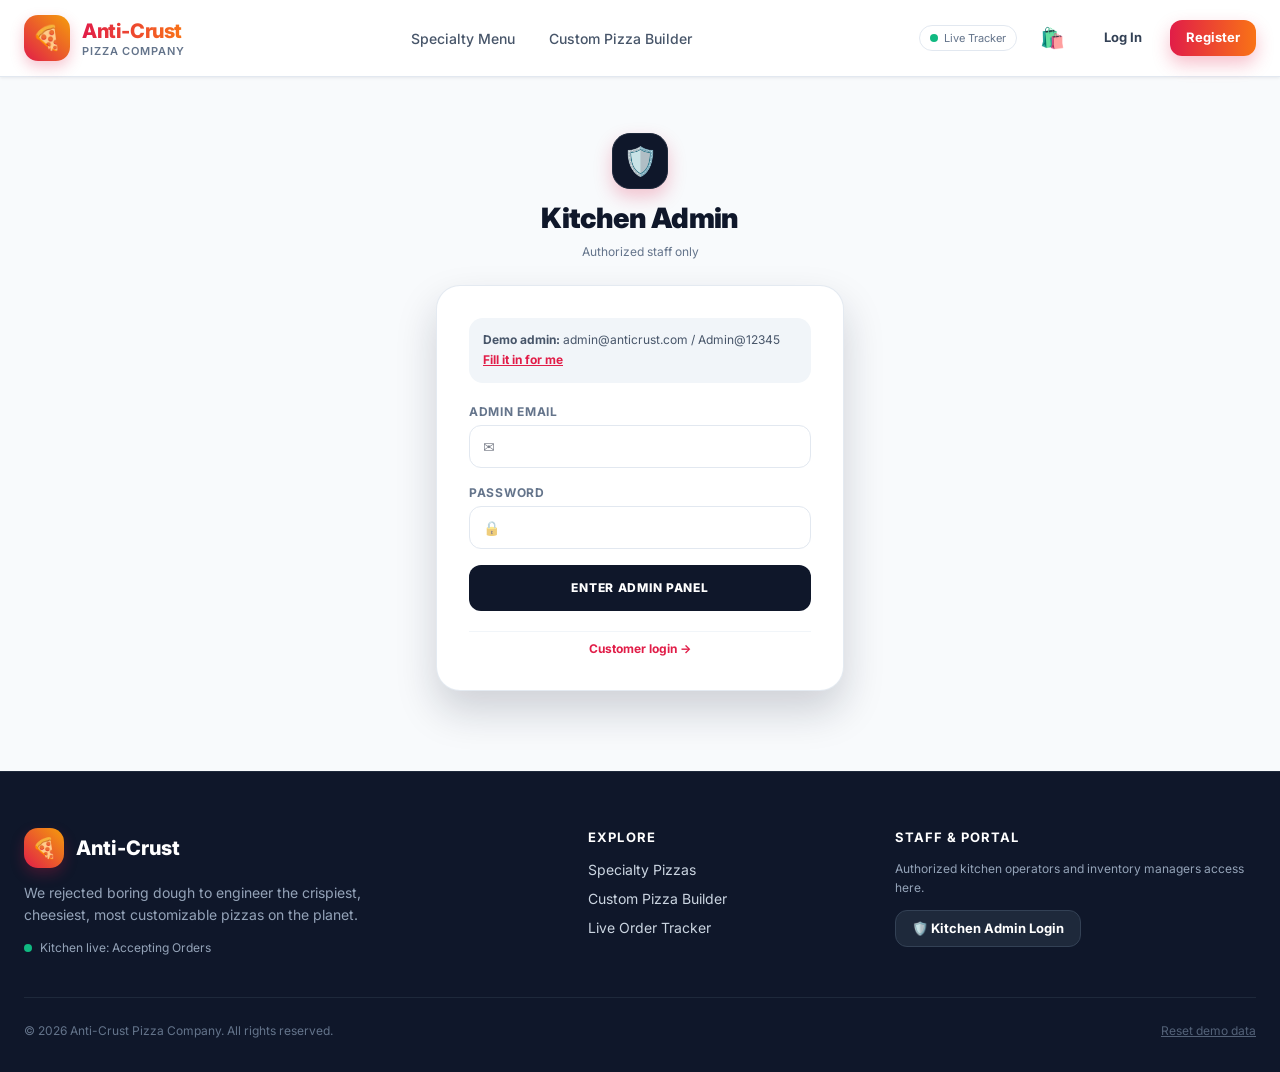
<file: admin-dashboard.html>
<!DOCTYPE html>
<html lang="en">
<head>
  <meta charset="UTF-8">
  <meta name="viewport" content="width=device-width, initial-scale=1.0">
  <title>Admin Dashboard | Anti-Crust Pizza</title>
  <link rel="preconnect" href="https://fonts.googleapis.com">
  <link href="https://fonts.googleapis.com/css2?family=Inter:wght@400;500;600;700;800;900&display=swap" rel="stylesheet">
  <link rel="stylesheet" href="css/style.css">
</head>
<body>
  <!-- navbar is inserted here by js/layout.js -->
  <div id="navbar"></div>

  <main>

    <div class="container page">
      <div class="page-head">
        <div>
          <span class="admin-chip">🛡️ Admin</span>
          <h1 class="page-title" style="margin-top:8px">Operations Overview</h1>
          <p class="page-sub">Live numbers from orders and inventory.</p>
        </div>
      </div>

      <div class="grid grid-4">
        <div class="metric"><div class="metric-top">Total orders <span class="metric-icon bg-blue">🧾</span></div><strong id="m-orders">0</strong><small>All time</small></div>
        <div class="metric"><div class="metric-top">In the kitchen <span class="metric-icon bg-amber">👨‍🍳</span></div><strong id="m-kitchen">0</strong><small>Received + preparing</small></div>
        <div class="metric"><div class="metric-top">Low stock items <span class="metric-icon bg-red">⚠️</span></div><strong id="m-low">0</strong><small>At or below threshold</small></div>
        <div class="metric"><div class="metric-top">Revenue <span class="metric-icon bg-green">💰</span></div><strong id="m-revenue">₱0.00</strong><small>Excludes cancelled orders</small></div>
      </div>

      <div class="grid grid-2">
        <a class="nav-card" href="admin-inventory.html">
          <div><div class="metric-icon bg-brand">📦</div><h3>Inventory &amp; Stock</h3><p>Restock ingredients, adjust thresholds and run stock audits.</p></div>
          <span class="nav-arrow">→</span>
        </a>
        <a class="nav-card" href="admin-orders.html">
          <div><div class="metric-icon bg-blue">🧾</div><h3>Order Dispatch</h3><p>See incoming orders and move them from kitchen to delivery.</p></div>
          <span class="nav-arrow">→</span>
        </a>
      </div>

      <div class="grid grid-2">
        <div class="card"><h3>Newest Orders</h3><div id="recent-orders"></div></div>
        <div class="card"><h3>Low Stock Alerts</h3><div id="low-list"></div></div>
      </div>
    </div>

  </main>

  <!-- footer is inserted here by js/layout.js -->
  <div id="footer"></div>

  <!-- Scripts: order matters! Each file uses the ones loaded before it. -->
  <script src="js/data.js"></script>
  <script src="js/store.js"></script>
  <script src="js/auth.js"></script>
  <script src="js/cart.js"></script>
  <script src="js/layout.js"></script>
  <script src="js/pages/admin-dashboard.js"></script>
</body>
</html>
</file>
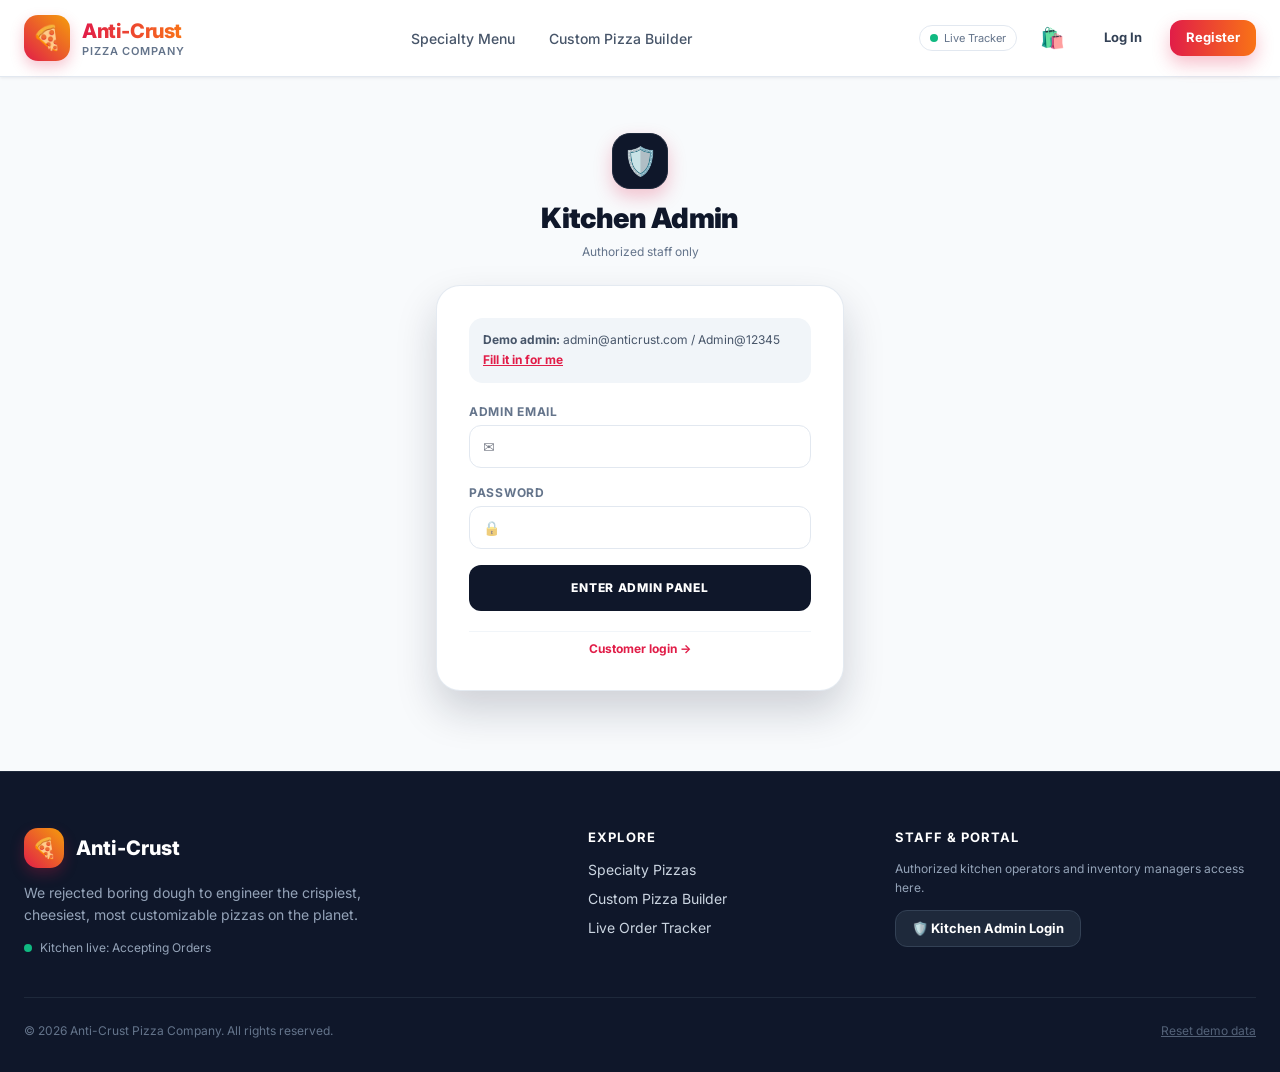
<file: admin-inventory.html>
<!DOCTYPE html>
<html lang="en">
<head>
  <meta charset="UTF-8">
  <meta name="viewport" content="width=device-width, initial-scale=1.0">
  <title>Inventory | Anti-Crust Pizza</title>
  <link rel="preconnect" href="https://fonts.googleapis.com">
  <link href="https://fonts.googleapis.com/css2?family=Inter:wght@400;500;600;700;800;900&display=swap" rel="stylesheet">
  <link rel="stylesheet" href="css/style.css">
</head>
<body>
  <!-- navbar is inserted here by js/layout.js -->
  <div id="navbar"></div>

  <main>

    <div class="container page">
      <div class="page-head">
        <div>
          <span class="admin-chip">🛡️ Admin</span>
          <h1 class="page-title" style="margin-top:8px">Inventory &amp; Stock</h1>
          <p class="page-sub">Changes show up instantly in the customer pizza builder.</p>
        </div>
        <button class="btn btn-audit" id="audit-btn" type="button">🔍 Run Stock Audit</button>
      </div>

      <div class="banner banner-warning" id="low-warning" hidden>
        <div><b>⚠️ Low stock warning</b><span id="low-warning-text"></span></div>
        <button class="btn btn-sm btn-outline" id="show-low" type="button">View them</button>
      </div>
      <div id="audit-result" hidden></div>

      <div class="row-between" style="flex-wrap:wrap">
        <div class="tabs" id="inv-tabs">
          <button class="tab active" data-filter="all">All</button>
          <button class="tab" data-filter="base">Bases</button>
          <button class="tab" data-filter="sauce">Sauces</button>
          <button class="tab" data-filter="cheese">Cheeses</button>
          <button class="tab" data-filter="vegetable">Vegetables</button>
          <button class="tab" data-filter="low">⚠ Low stock</button>
        </div>
        <label class="search"><span>🔎</span><input class="input" id="inv-search" placeholder="Search ingredients…"></label>
      </div>

      <div class="table-card">
        <div class="table-scroll">
          <table>
            <thead><tr><th>Ingredient</th><th>Category</th><th>Price</th><th>Stock</th><th>Alert at</th><th style="text-align:right">Actions</th></tr></thead>
            <tbody id="inv-body"></tbody>
          </table>
        </div>
      </div>
    </div>

    <!-- edit pop-up -->
    <div class="modal-backdrop" id="edit-modal" hidden>
      <form class="modal modal-simple" id="edit-form">
        <div class="modal-simple-head">
          <div><h3 id="edit-title">Edit item</h3><p>Update stock, alert level or price.</p></div>
          <button class="close-btn" id="edit-close" type="button">✕</button>
        </div>
        <label class="field"><span class="label">Stock quantity</span><input class="input" id="edit-stock" type="number" min="0" required></label>
        <label class="field"><span class="label">Low-stock alert threshold</span><input class="input" id="edit-threshold" type="number" min="0" required><span class="hint">Warn when stock falls to this number.</span></label>
        <label class="field"><span class="label">Price (₱)</span><input class="input" id="edit-price" type="number" min="0" required></label>
        <div class="row" style="justify-content:flex-end">
          <button class="btn btn-outline" id="edit-cancel" type="button">Cancel</button>
          <button class="btn btn-solid" type="submit">Save</button>
        </div>
      </form>
    </div>

  </main>

  <!-- footer is inserted here by js/layout.js -->
  <div id="footer"></div>

  <!-- Scripts: order matters! Each file uses the ones loaded before it. -->
  <script src="js/data.js"></script>
  <script src="js/store.js"></script>
  <script src="js/auth.js"></script>
  <script src="js/cart.js"></script>
  <script src="js/layout.js"></script>
  <script src="js/pages/admin-inventory.js"></script>
</body>
</html>
</file>
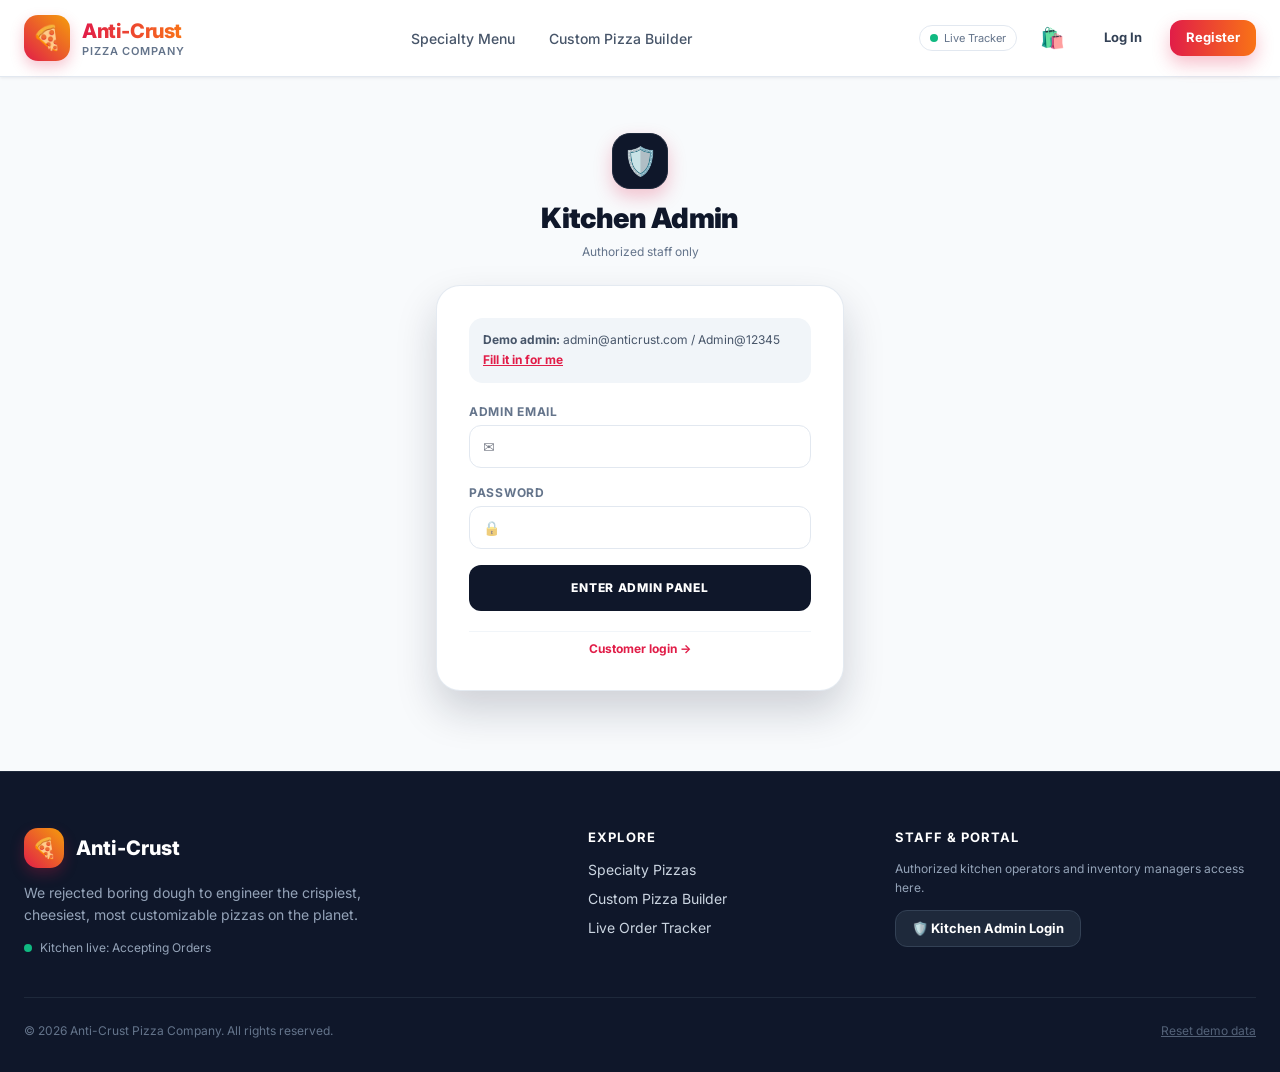
<file: admin-login.html>
<!DOCTYPE html>
<html lang="en">
<head>
  <meta charset="UTF-8">
  <meta name="viewport" content="width=device-width, initial-scale=1.0">
  <title>Admin Login | Anti-Crust Pizza</title>
  <link rel="preconnect" href="https://fonts.googleapis.com">
  <link href="https://fonts.googleapis.com/css2?family=Inter:wght@400;500;600;700;800;900&display=swap" rel="stylesheet">
  <link rel="stylesheet" href="css/style.css">
</head>
<body>
  <!-- navbar is inserted here by js/layout.js -->
  <div id="navbar"></div>

  <main>

    <div class="narrow">
      <div class="auth-head">
        <div class="auth-icon dark">🛡️</div>
        <h1>Kitchen Admin</h1>
        <p>Authorized staff only</p>
      </div>
      <div class="card auth-card">
        <div class="demo-box">
          <b>Demo admin:</b> admin@anticrust.com / Admin@12345<br>
          <button type="button" id="fill-admin">Fill it in for me</button>
        </div>
        <form id="admin-form">
          <div class="alert alert-error" id="admin-error" hidden></div>
          <label class="field"><span class="label">Admin email</span>
            <div class="input-icon"><span>✉️</span><input class="input" id="email" type="email" required autocomplete="username"></div>
          </label>
          <label class="field"><span class="label">Password</span>
            <div class="input-icon"><span>🔒</span><input class="input" id="password" type="password" required autocomplete="current-password"></div>
          </label>
          <button class="btn btn-dark btn-block btn-submit" type="submit">Enter Admin Panel</button>
        </form>
        <p class="auth-foot"><a class="link" href="login.html">Customer login →</a></p>
      </div>
    </div>

  </main>

  <!-- footer is inserted here by js/layout.js -->
  <div id="footer"></div>

  <!-- Scripts: order matters! Each file uses the ones loaded before it. -->
  <script src="js/data.js"></script>
  <script src="js/store.js"></script>
  <script src="js/auth.js"></script>
  <script src="js/cart.js"></script>
  <script src="js/layout.js"></script>
  <script src="js/pages/admin-login.js"></script>
</body>
</html>
</file>
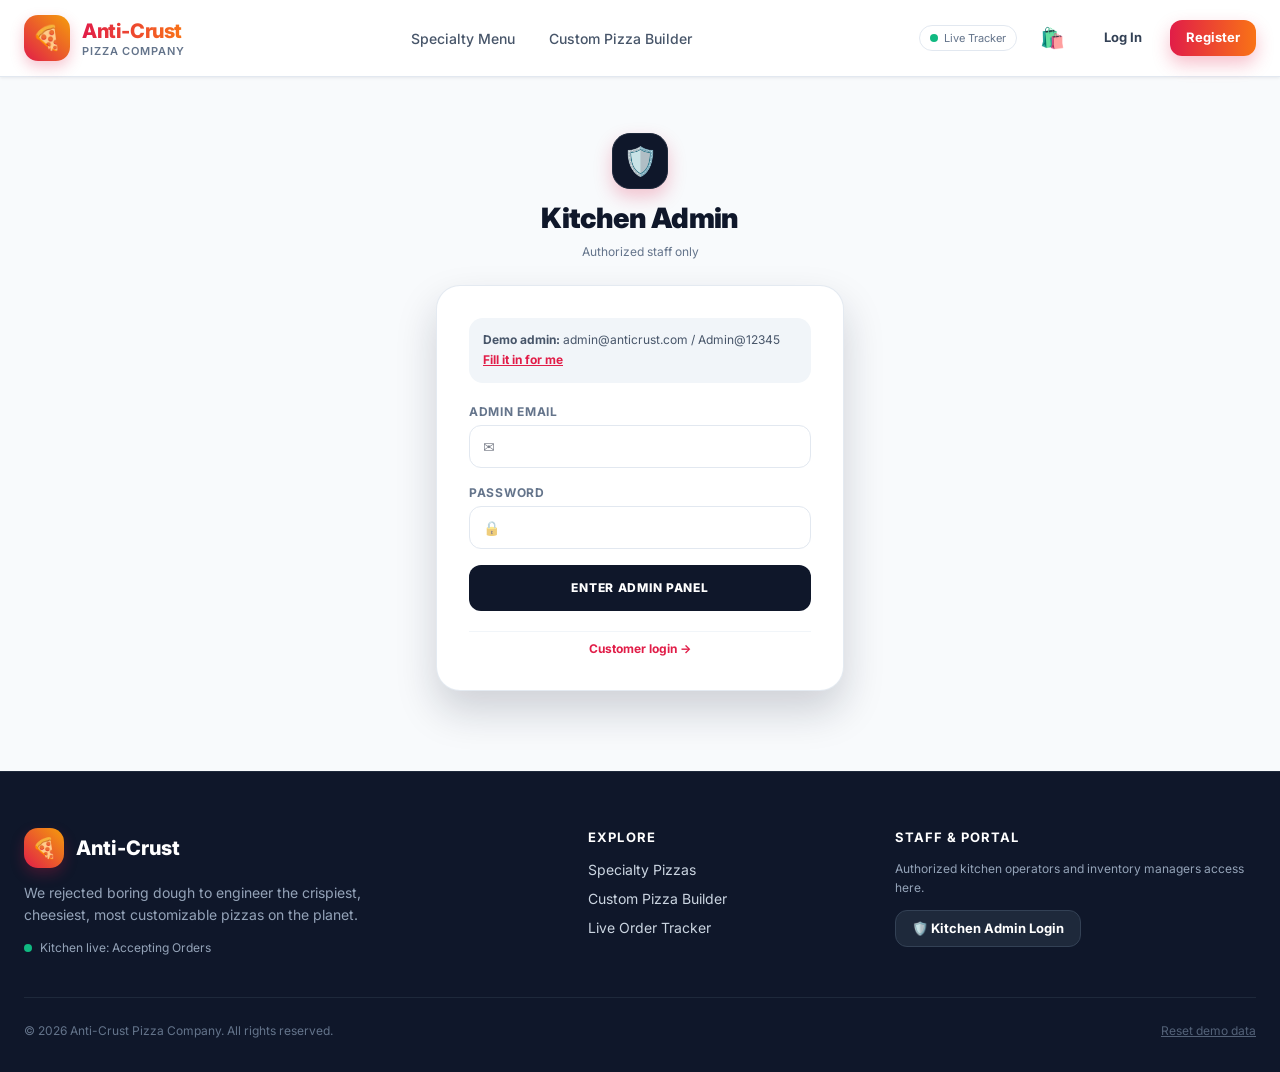
<file: admin-orders.html>
<!DOCTYPE html>
<html lang="en">
<head>
  <meta charset="UTF-8">
  <meta name="viewport" content="width=device-width, initial-scale=1.0">
  <title>Order Dispatch | Anti-Crust Pizza</title>
  <link rel="preconnect" href="https://fonts.googleapis.com">
  <link href="https://fonts.googleapis.com/css2?family=Inter:wght@400;500;600;700;800;900&display=swap" rel="stylesheet">
  <link rel="stylesheet" href="css/style.css">
</head>
<body>
  <!-- navbar is inserted here by js/layout.js -->
  <div id="navbar"></div>

  <main>

    <div class="container page">
      <div class="page-head">
        <div>
          <span class="admin-chip">🛡️ Admin</span>
          <h1 class="page-title" style="margin-top:8px">Order Dispatch</h1>
          <p class="page-sub">Open the customer's order page in another tab to watch the tracker update live.</p>
        </div>
      </div>

      <div class="row-between" style="flex-wrap:wrap">
        <div class="tabs" id="order-tabs"></div>
        <label class="search"><span>🔎</span><input class="input" id="order-search" placeholder="Order # or phone…"></label>
      </div>

      <div class="stack" id="orders-list"></div>
    </div>

  </main>

  <!-- footer is inserted here by js/layout.js -->
  <div id="footer"></div>

  <!-- Scripts: order matters! Each file uses the ones loaded before it. -->
  <script src="js/data.js"></script>
  <script src="js/store.js"></script>
  <script src="js/auth.js"></script>
  <script src="js/cart.js"></script>
  <script src="js/layout.js"></script>
  <script src="js/pages/admin-orders.js"></script>
</body>
</html>
</file>
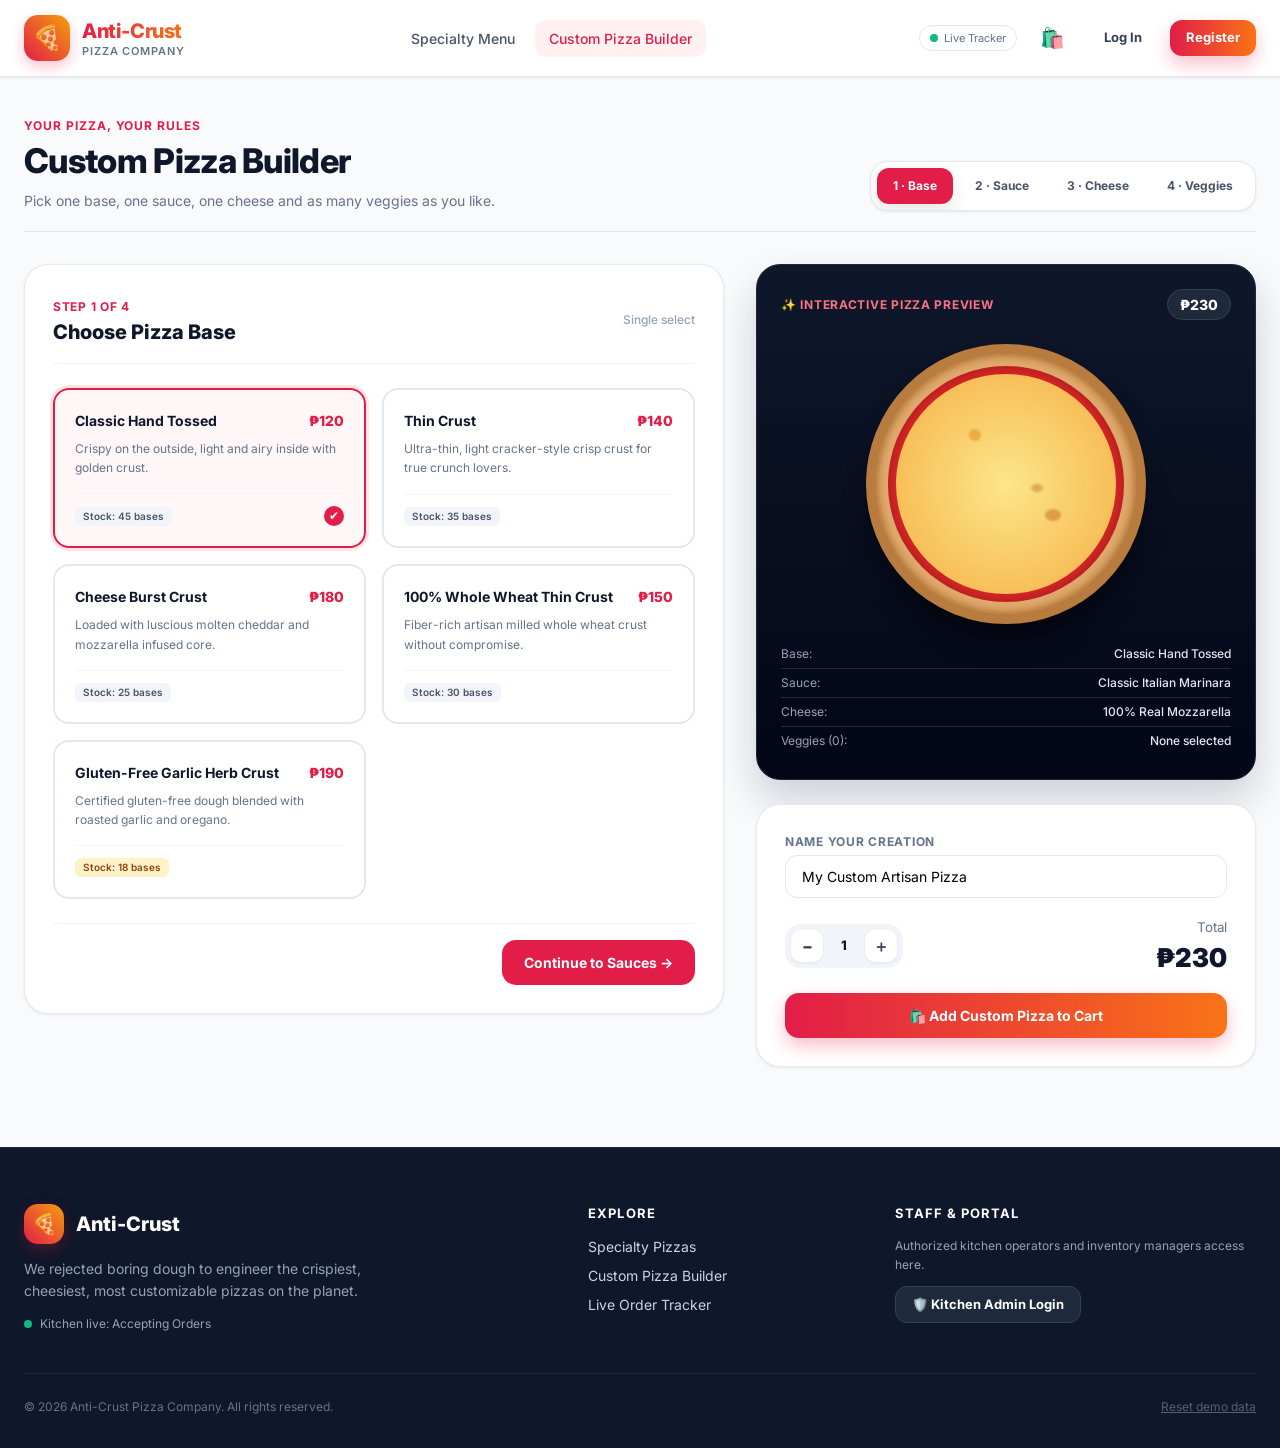
<file: builder.html>
<!DOCTYPE html>
<html lang="en">
<head>
  <meta charset="UTF-8">
  <meta name="viewport" content="width=device-width, initial-scale=1.0">
  <title>Custom Pizza Builder | Anti-Crust Pizza</title>
  <link rel="preconnect" href="https://fonts.googleapis.com">
  <link href="https://fonts.googleapis.com/css2?family=Inter:wght@400;500;600;700;800;900&display=swap" rel="stylesheet">
  <link rel="stylesheet" href="css/style.css">
</head>
<body>
  <!-- navbar is inserted here by js/layout.js -->
  <div id="navbar"></div>

  <main>

    <div class="container page">
      <div class="page-head">
        <div>
          <p class="eyebrow">Your pizza, your rules</p>
          <h1 class="page-title">Custom Pizza Builder</h1>
          <p class="page-sub">Pick one base, one sauce, one cheese and as many veggies as you like.</p>
        </div>
        <div class="step-nav">
          <button class="step-btn active" data-goto="1">1 · Base</button>
          <button class="step-btn" data-goto="2">2 · Sauce</button>
          <button class="step-btn" data-goto="3">3 · Cheese</button>
          <button class="step-btn" data-goto="4">4 · Veggies</button>
        </div>
      </div>

      <div class="two-col">
        <div>
          <div class="card step-panel active" data-step="1">
            <div class="step-panel-head">
              <div><span class="step-count">Step 1 of 4</span><h2>Choose Pizza Base</h2></div>
              <span class="step-hint">Single select</span>
            </div>
            <div class="option-grid" id="options-base"></div>
            <div class="step-actions end"><button class="btn btn-solid" data-goto="2">Continue to Sauces →</button></div>
          </div>
          <div class="card step-panel" data-step="2">
            <div class="step-panel-head">
              <div><span class="step-count">Step 2 of 4</span><h2>Choose Sauce</h2></div>
              <span class="step-hint">Single select</span>
            </div>
            <div class="option-grid" id="options-sauce"></div>
            <div class="step-actions"><button class="btn btn-light" data-goto="1">← Back</button><button class="btn btn-solid" data-goto="3">Continue to Cheese →</button></div>
          </div>
          <div class="card step-panel" data-step="3">
            <div class="step-panel-head">
              <div><span class="step-count">Step 3 of 4</span><h2>Choose Cheese</h2></div>
              <span class="step-hint">Single select</span>
            </div>
            <div class="option-grid" id="options-cheese"></div>
            <div class="step-actions"><button class="btn btn-light" data-goto="2">← Back</button><button class="btn btn-solid" data-goto="4">Continue to Veggies →</button></div>
          </div>
          <div class="card step-panel" data-step="4">
            <div class="step-panel-head">
              <div><span class="step-count">Step 4 of 4</span><h2>Choose Fresh Veggies</h2></div>
              <span class="badge badge-brand" id="veg-count">Multiple Select (0 selected)</span>
            </div>
            <div class="option-grid" id="options-vegetable"></div>
            <div class="step-actions"><button class="btn btn-light" data-goto="3">← Back</button></div>
          </div>
        </div>

        <div class="sticky-col">
          <!-- live pizza drawing, made by js/pizza-preview.js -->
          <div id="preview"></div>

          <div class="card">
            <label class="field" style="display:block;margin-bottom:16px">
              <span class="label">Name your creation</span>
              <input class="input" id="pizza-name" type="text" value="My Custom Artisan Pizza" maxlength="40">
            </label>
            <div class="row-between" style="margin-bottom:16px">
              <div class="qty">
                <button type="button" id="qty-minus">−</button>
                <span id="qty-value">1</span>
                <button type="button" id="qty-plus">＋</button>
              </div>
              <div style="text-align:right"><small class="muted">Total</small><div class="total-line" id="total-price">₱0</div></div>
            </div>
            <button class="btn btn-primary btn-block" id="add-btn" type="button">🛍️ Add Custom Pizza to Cart</button>
            <a class="btn btn-dark btn-block" id="go-cart" href="cart.html" style="margin-top:10px" hidden>Go to Cart →</a>
          </div>
        </div>
      </div>
    </div>

  </main>

  <!-- footer is inserted here by js/layout.js -->
  <div id="footer"></div>

  <!-- Scripts: order matters! Each file uses the ones loaded before it. -->
  <script src="js/data.js"></script>
  <script src="js/store.js"></script>
  <script src="js/auth.js"></script>
  <script src="js/cart.js"></script>
  <script src="js/layout.js"></script>
  <script src="js/pizza-preview.js"></script>
  <script src="js/pages/builder.js"></script>
</body>
</html>
</file>
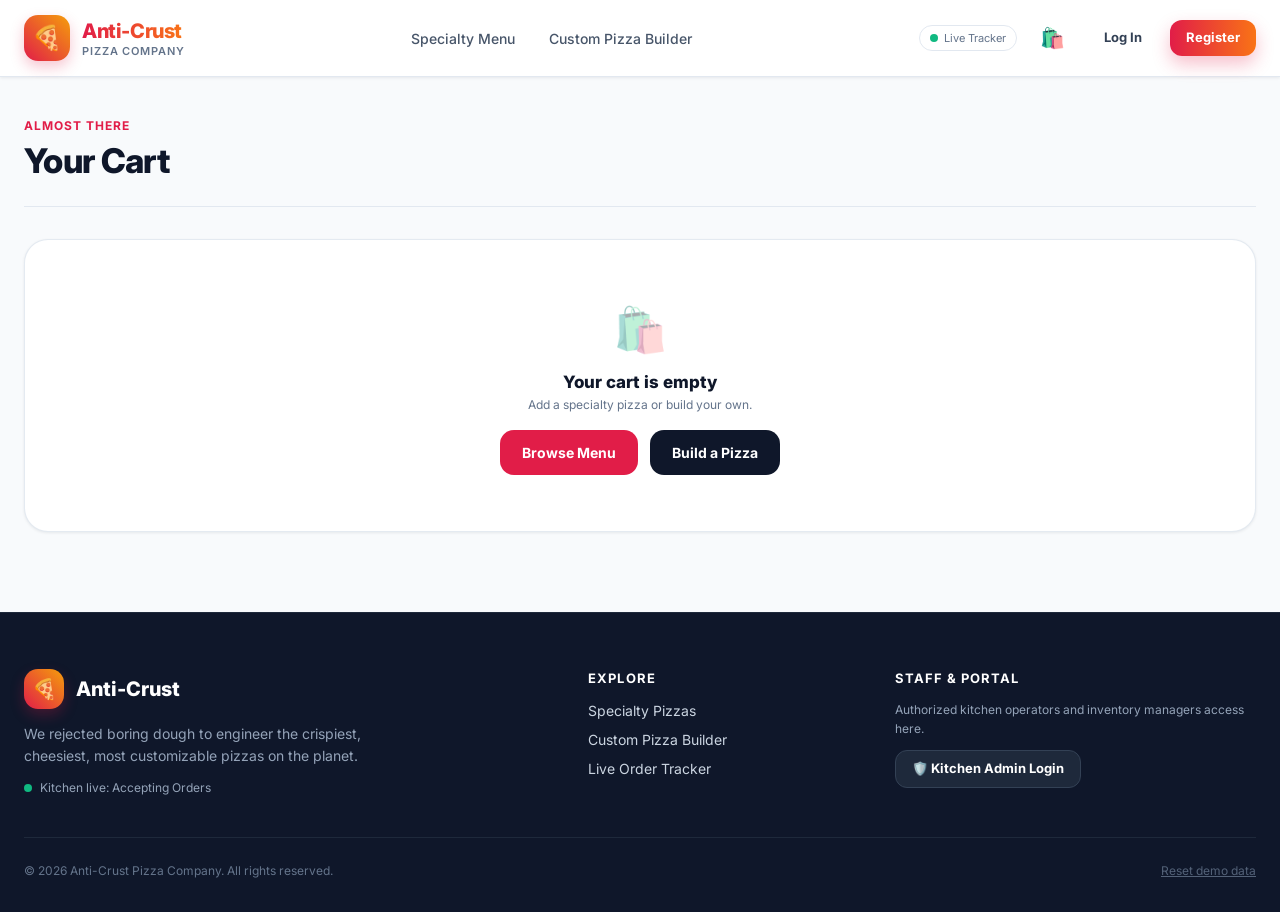
<file: cart.html>
<!DOCTYPE html>
<html lang="en">
<head>
  <meta charset="UTF-8">
  <meta name="viewport" content="width=device-width, initial-scale=1.0">
  <title>Your Cart | Anti-Crust Pizza</title>
  <link rel="preconnect" href="https://fonts.googleapis.com">
  <link href="https://fonts.googleapis.com/css2?family=Inter:wght@400;500;600;700;800;900&display=swap" rel="stylesheet">
  <link rel="stylesheet" href="css/style.css">
</head>
<body>
  <!-- navbar is inserted here by js/layout.js -->
  <div id="navbar"></div>

  <main>

    <div class="container page">
      <div class="page-head">
        <div>
          <p class="eyebrow">Almost there</p>
          <h1 class="page-title">Your Cart</h1>
        </div>
      </div>

      <div class="card empty-box" id="cart-empty" hidden>
        <div class="big">🛍️</div>
        <h3>Your cart is empty</h3>
        <p class="muted small">Add a specialty pizza or build your own.</p>
        <div class="row" style="justify-content:center;margin-top:16px">
          <a class="btn btn-solid" href="menu.html">Browse Menu</a>
          <a class="btn btn-dark" href="builder.html">Build a Pizza</a>
        </div>
      </div>

      <div class="two-col wide-left" id="cart-content" hidden>
        <div class="stack" id="cart-list"></div>
        <div class="card">
          <h3>Order Summary</h3>
          <div class="summary-lines" id="cart-summary"></div>
          <button class="btn btn-primary btn-block btn-lg" id="checkout-btn" type="button" style="margin-top:20px">Proceed to Checkout →</button>
        </div>
      </div>
    </div>

  </main>

  <!-- footer is inserted here by js/layout.js -->
  <div id="footer"></div>

  <!-- Scripts: order matters! Each file uses the ones loaded before it. -->
  <script src="js/data.js"></script>
  <script src="js/store.js"></script>
  <script src="js/auth.js"></script>
  <script src="js/cart.js"></script>
  <script src="js/layout.js"></script>
  <script src="js/pages/cart.js"></script>
</body>
</html>
</file>
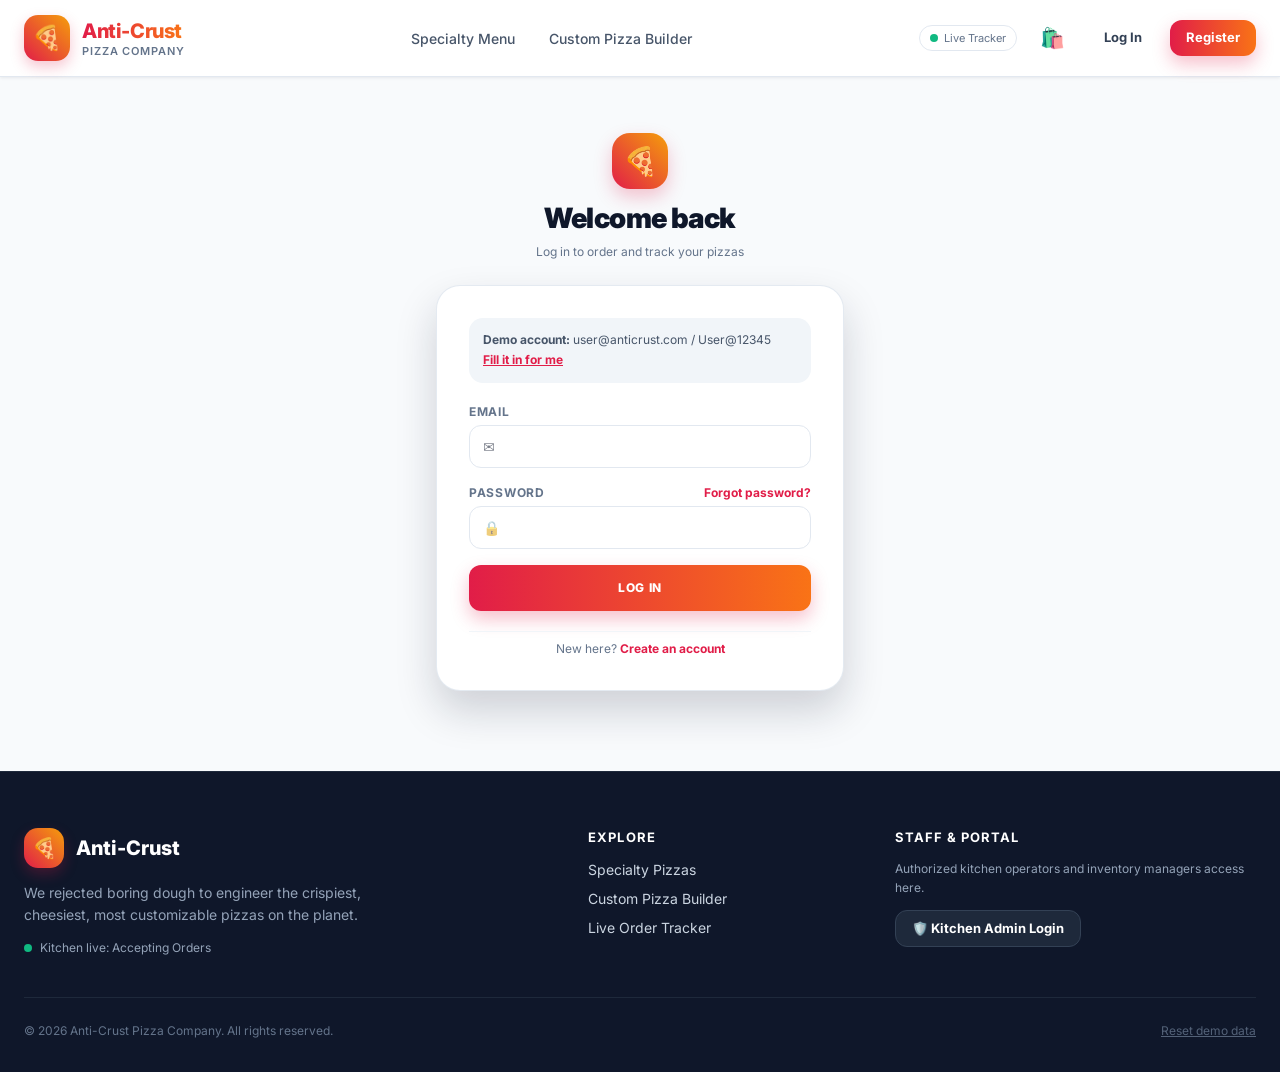
<file: checkout.html>
<!DOCTYPE html>
<html lang="en">
<head>
  <meta charset="UTF-8">
  <meta name="viewport" content="width=device-width, initial-scale=1.0">
  <title>Checkout | Anti-Crust Pizza</title>
  <link rel="preconnect" href="https://fonts.googleapis.com">
  <link href="https://fonts.googleapis.com/css2?family=Inter:wght@400;500;600;700;800;900&display=swap" rel="stylesheet">
  <link rel="stylesheet" href="css/style.css">
</head>
<body>
  <!-- navbar is inserted here by js/layout.js -->
  <div id="navbar"></div>

  <main>

    <div class="container page">
      <div class="page-head">
        <div>
          <p class="eyebrow">Secure checkout</p>
          <h1 class="page-title">Delivery &amp; Payment</h1>
        </div>
      </div>

      <div class="card empty-box" id="checkout-empty" hidden>
        <div class="big">🛍️</div>
        <h3>Nothing to check out</h3>
        <a class="btn btn-solid" href="menu.html" style="margin-top:16px">Browse Menu</a>
      </div>

      <div class="two-col wide-left" id="checkout-content" hidden>
        <form class="card" id="checkout-form">
          <h3>Delivery Address</h3>
          <div class="form-grid">
            <label class="field"><span class="label">Street address</span><input class="input" id="street" required></label>
            <div class="form-grid cols-2">
              <label class="field"><span class="label">City</span><input class="input" id="city" required></label>
              <label class="field"><span class="label">State</span><input class="input" id="state" required></label>
            </div>
            <div class="form-grid cols-2">
              <label class="field"><span class="label">Zip code</span><input class="input" id="zip" required></label>
              <label class="field"><span class="label">Phone</span><input class="input" id="phone" type="tel" required></label>
            </div>
            <div class="alert alert-error" id="checkout-error" hidden></div>
            <button class="btn btn-primary btn-lg btn-block" type="submit">Continue to Payment →</button>
          </div>
        </form>

        <div class="card">
          <h3>Your Order</h3>
          <div class="mini-list" id="mini-items"></div>
          <div class="summary-lines" id="sum-lines"></div>
        </div>
      </div>
    </div>

    <!-- ========== Fake payment pop-up (opened by js/pages/checkout.js) ========== -->
    <div class="modal-backdrop" id="pay-modal" hidden>
      <div class="modal">
        <div class="modal-head">
          <div>
            <h3>Anti-Crust Secure Pay</h3>
            <small>Simulated payment gateway</small>
          </div>
          <div class="row"><span class="test-pill">Test mode</span><button class="close-btn" id="pay-close" type="button" style="color:#fff">✕</button></div>
        </div>

        <div class="modal-order">
          <div><small>Paying for</small><strong id="pay-order-ref">Order</strong></div>
          <span class="amount" id="pay-amount">₱0</span>
        </div>

        <div class="modal-body">
          <p class="section-label">Choose payment method</p>
          <div class="pay-methods" id="pay-methods">
            <button type="button" class="pay-method active" data-method="card"><span>💳</span>Card</button>
            <button type="button" class="pay-method" data-method="upi"><span>📱</span>UPI</button>
            <button type="button" class="pay-method" data-method="netbanking"><span>🏦</span>Net Banking</button>
          </div>

          <!-- CARD -->
          <div class="pay-pane active" data-pane="card">
            <div>
              <label for="card-number">Card number</label>
              <div class="card-wrap">
                <input class="input mono" id="card-number" inputmode="numeric" placeholder="4111 1111 1111 1111" value="4111 1111 1111 1111" autocomplete="off">
                <span class="card-brand" id="card-brand">VISA</span>
              </div>
              <p class="field-error" id="err-card"></p>
            </div>
            <div class="form-grid cols-2">
              <div>
                <label for="card-expiry">Expiry (MM/YY)</label>
                <input class="input mono" id="card-expiry" inputmode="numeric" placeholder="12/30" value="12/30" autocomplete="off">
                <p class="field-error" id="err-expiry"></p>
              </div>
              <div>
                <label for="card-cvv">CVV</label>
                <input class="input mono" id="card-cvv" inputmode="numeric" placeholder="123" value="123" autocomplete="off">
                <p class="field-error" id="err-cvv"></p>
              </div>
            </div>
            <div>
              <label for="card-name">Name on card</label>
              <input class="input" id="card-name" autocomplete="off">
              <p class="field-error" id="err-name"></p>
            </div>
            <p class="sandbox-note">Test card prefilled. Any card passing the Luhn check works. No real money is charged.</p>
          </div>

          <!-- UPI -->
          <div class="pay-pane" data-pane="upi">
            <div>
              <label for="upi-id">UPI ID</label>
              <input class="input" id="upi-id" placeholder="yourname@bank" value="success@upi" autocomplete="off">
              <p class="field-error" id="err-upi"></p>
            </div>
            <p class="sandbox-note">Simulated. Any ID like name@bank will succeed.</p>
          </div>

          <!-- NET BANKING -->
          <div class="pay-pane" data-pane="netbanking">
            <div>
              <label for="bank">Select your bank</label>
              <select class="input" id="bank">
                <option>Test Bank of Anti-Crust</option>
                <option>Demo National Bank</option>
                <option>Sandbox Savings</option>
              </select>
            </div>
            <div class="info-box">You would normally be redirected to your bank's page. In this demo, press Pay to simulate a successful bank transfer.</div>
          </div>
        </div>

        <div class="modal-foot">
          <button class="btn btn-outline" id="pay-cancel" type="button">Cancel</button>
          <button class="btn btn-solid" id="pay-confirm" type="button" style="flex:1">Pay</button>
        </div>
      </div>
    </div>

  </main>

  <!-- footer is inserted here by js/layout.js -->
  <div id="footer"></div>

  <!-- Scripts: order matters! Each file uses the ones loaded before it. -->
  <script src="js/data.js"></script>
  <script src="js/store.js"></script>
  <script src="js/auth.js"></script>
  <script src="js/cart.js"></script>
  <script src="js/layout.js"></script>
  <script src="js/pages/checkout.js"></script>
</body>
</html>
</file>
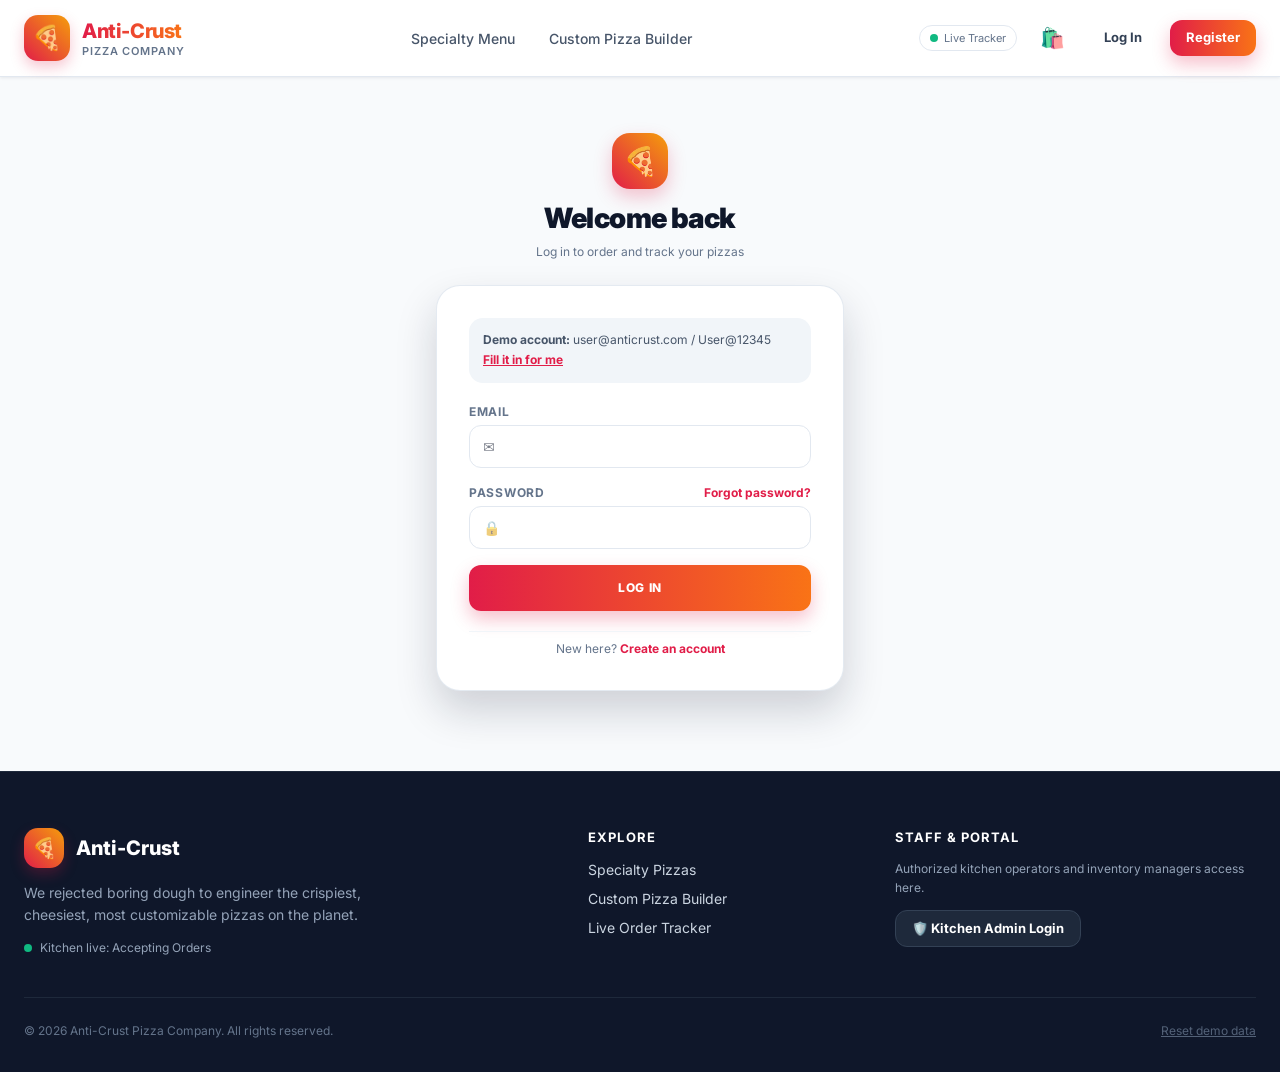
<file: dashboard.html>
<!DOCTYPE html>
<html lang="en">
<head>
  <meta charset="UTF-8">
  <meta name="viewport" content="width=device-width, initial-scale=1.0">
  <title>My Orders | Anti-Crust Pizza</title>
  <link rel="preconnect" href="https://fonts.googleapis.com">
  <link href="https://fonts.googleapis.com/css2?family=Inter:wght@400;500;600;700;800;900&display=swap" rel="stylesheet">
  <link rel="stylesheet" href="css/style.css">
</head>
<body>
  <!-- navbar is inserted here by js/layout.js -->
  <div id="navbar"></div>

  <main>

    <div class="container page">
      <div class="greeting">
        <div>
          <span class="chip-dark">Welcome back</span>
          <h1 id="hello-name">Hello</h1>
          <p id="hello-email"></p>
        </div>
        <div style="text-align:right">
          <p style="font-size:12px;color:#94a3b8;text-transform:uppercase;letter-spacing:.06em">Total orders</p>
          <p style="font-size:34px;font-weight:900" id="order-count">0</p>
        </div>
      </div>

      <div class="underline-tabs">
        <button class="utab active" data-tab="orders">My Orders</button>
        <button class="utab" data-tab="profile">Profile &amp; Address</button>
      </div>

      <div class="tab-pane active" id="pane-orders">
        <div>
          <h2 class="section-heading" style="margin-bottom:16px"><span class="ping"></span> Live Orders</h2>
          <div class="stack" id="active-orders"></div>
        </div>
        <div id="past-section" hidden>
          <h2 class="section-heading" style="margin-bottom:16px">Order History</h2>
          <div class="past-list" id="past-orders"></div>
        </div>
      </div>

      <div class="tab-pane" id="pane-profile">
        <form class="card profile-card" id="profile-form">
          <h3>Profile &amp; Default Delivery Address</h3>
          <div class="form-grid">
            <div class="form-grid cols-2">
              <label class="field"><span class="label">Full name</span><input class="input" id="p-name" required></label>
              <label class="field"><span class="label">Email (cannot be changed)</span><input class="input" id="p-email" disabled></label>
            </div>
            <label class="field"><span class="label">Street address</span><input class="input" id="p-street"></label>
            <div class="form-grid cols-3">
              <label class="field"><span class="label">City</span><input class="input" id="p-city"></label>
              <label class="field"><span class="label">State</span><input class="input" id="p-state"></label>
              <label class="field"><span class="label">Zip</span><input class="input" id="p-zip"></label>
            </div>
            <label class="field"><span class="label">Phone</span><input class="input" id="p-phone" type="tel"></label>
            <button class="btn btn-primary" type="submit" style="justify-self:start">Save Changes</button>
          </div>
        </form>
      </div>
    </div>

  </main>

  <!-- footer is inserted here by js/layout.js -->
  <div id="footer"></div>

  <!-- Scripts: order matters! Each file uses the ones loaded before it. -->
  <script src="js/data.js"></script>
  <script src="js/store.js"></script>
  <script src="js/auth.js"></script>
  <script src="js/cart.js"></script>
  <script src="js/layout.js"></script>
  <script src="js/pages/dashboard.js"></script>
</body>
</html>
</file>
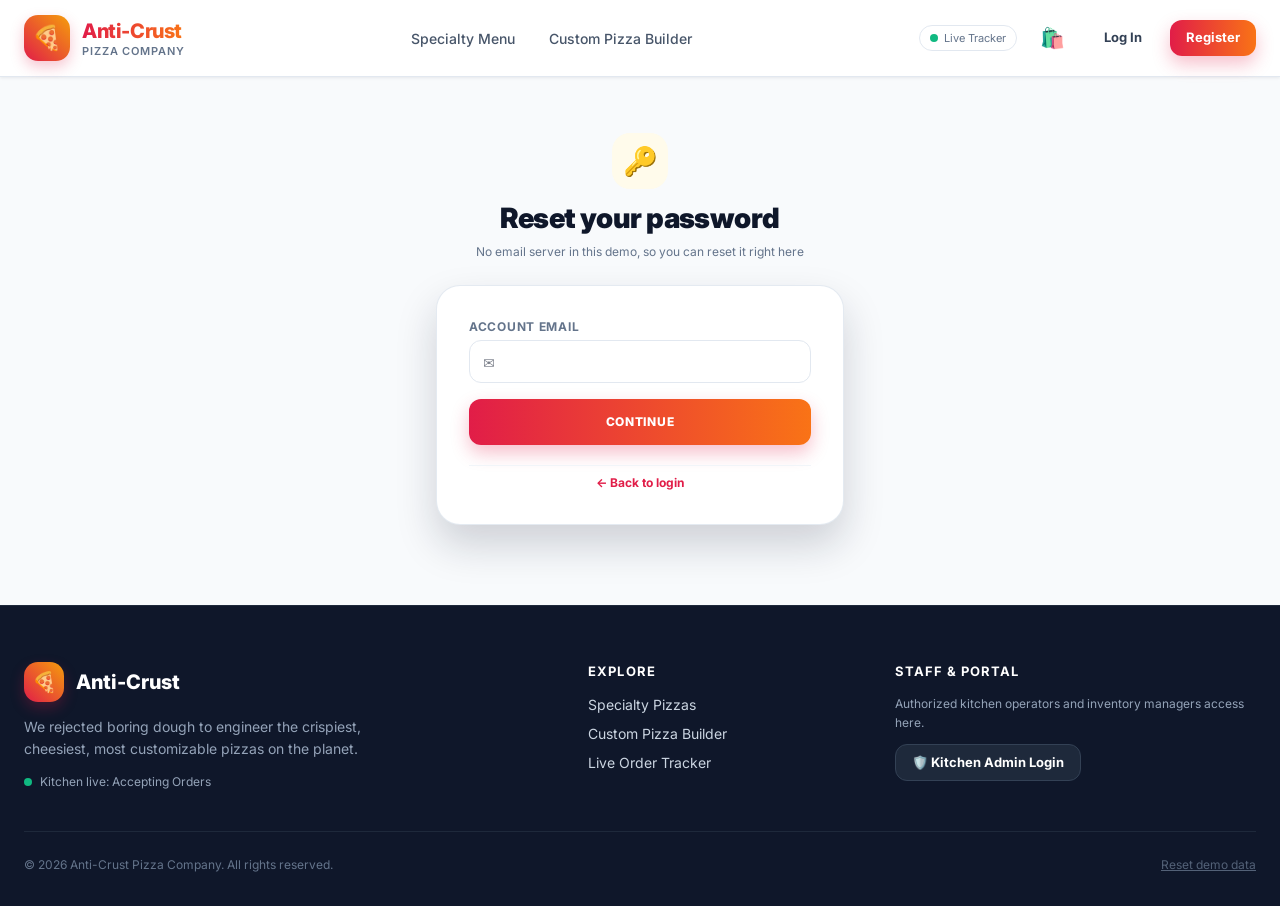
<file: forgot-password.html>
<!DOCTYPE html>
<html lang="en">
<head>
  <meta charset="UTF-8">
  <meta name="viewport" content="width=device-width, initial-scale=1.0">
  <title>Reset Password | Anti-Crust Pizza</title>
  <link rel="preconnect" href="https://fonts.googleapis.com">
  <link href="https://fonts.googleapis.com/css2?family=Inter:wght@400;500;600;700;800;900&display=swap" rel="stylesheet">
  <link rel="stylesheet" href="css/style.css">
</head>
<body>
  <!-- navbar is inserted here by js/layout.js -->
  <div id="navbar"></div>

  <main>

    <div class="narrow">
      <div class="auth-head">
        <div class="auth-icon amber">🔑</div>
        <h1>Reset your password</h1>
        <p>No email server in this demo, so you can reset it right here</p>
      </div>

      <div class="card auth-card" id="step-email">
        <form id="email-form">
          <div class="alert alert-error" id="email-error" hidden></div>
          <label class="field"><span class="label">Account email</span>
            <div class="input-icon"><span>✉️</span><input class="input" id="fp-email" type="email" required></div>
          </label>
          <button class="btn btn-primary btn-block btn-submit" type="submit">Continue</button>
        </form>
        <p class="auth-foot"><a class="link" href="login.html">← Back to login</a></p>
      </div>

      <div class="card auth-card" id="step-reset" hidden>
        <p class="muted small">Choose a new password for <b id="reset-for"></b></p>
        <form id="reset-form">
          <div class="alert alert-error" id="reset-error" hidden></div>
          <label class="field"><span class="label">New password</span><input class="input" id="new-password" type="password" minlength="6" required autocomplete="new-password"></label>
          <label class="field"><span class="label">Confirm new password</span><input class="input" id="new-confirm" type="password" minlength="6" required autocomplete="new-password"></label>
          <button class="btn btn-primary btn-block btn-submit" type="submit">Update Password</button>
        </form>
      </div>

      <div class="card auth-card center" id="step-done" hidden>
        <div class="success-icon" style="margin:0 auto">✅</div>
        <h2>Password updated</h2>
        <p class="muted small">You can now log in with your new password.</p>
        <a class="btn btn-primary btn-block btn-submit" href="login.html">Go to Login</a>
      </div>
    </div>

  </main>

  <!-- footer is inserted here by js/layout.js -->
  <div id="footer"></div>

  <!-- Scripts: order matters! Each file uses the ones loaded before it. -->
  <script src="js/data.js"></script>
  <script src="js/store.js"></script>
  <script src="js/auth.js"></script>
  <script src="js/cart.js"></script>
  <script src="js/layout.js"></script>
  <script src="js/pages/forgot-password.js"></script>
</body>
</html>
</file>
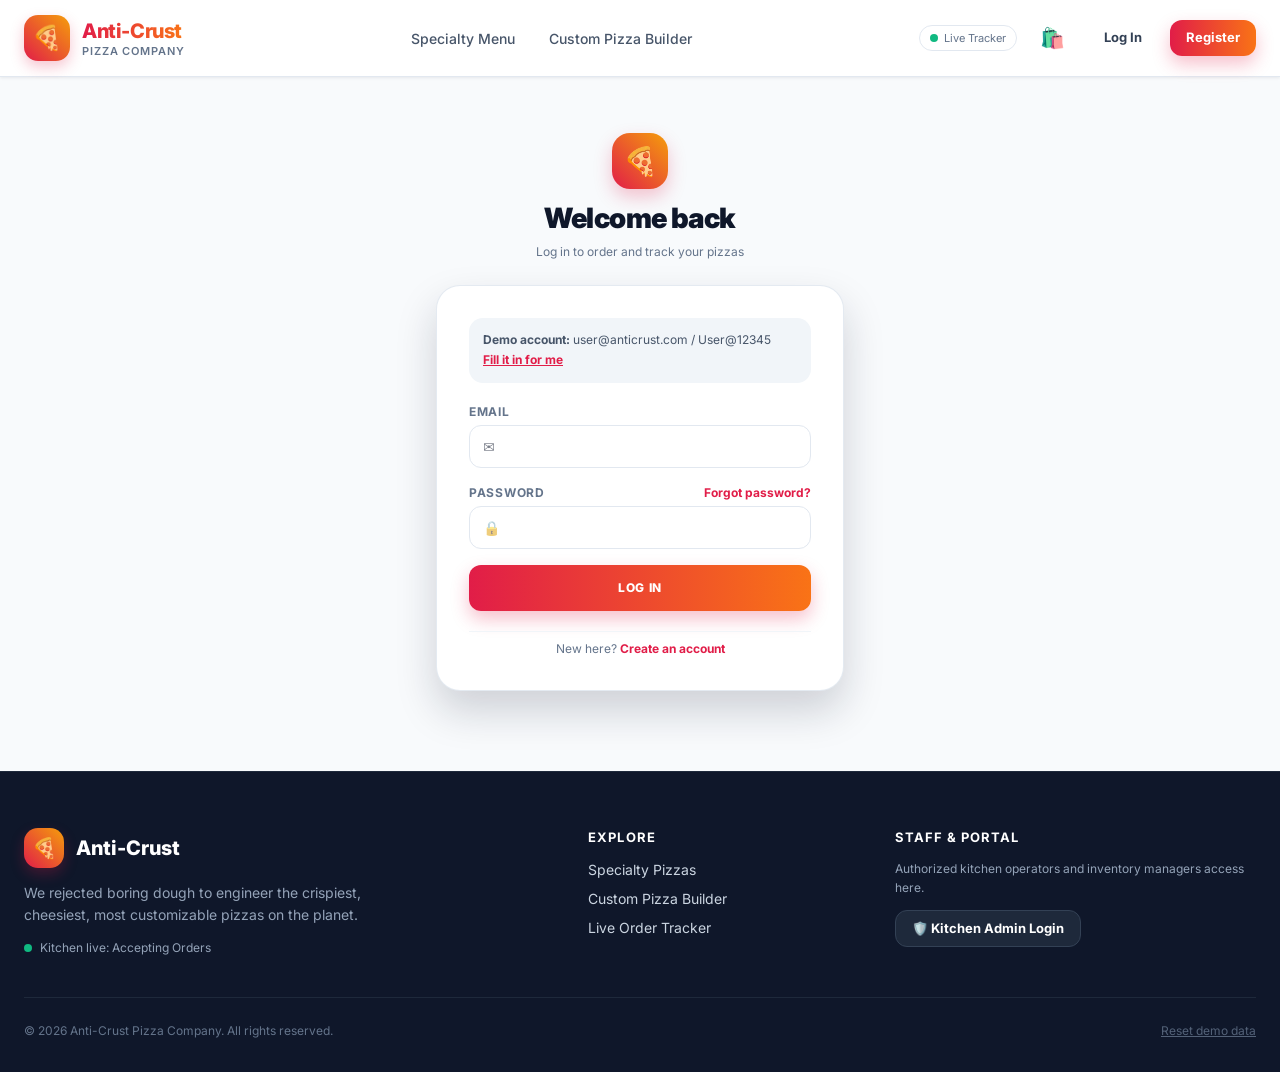
<file: login.html>
<!DOCTYPE html>
<html lang="en">
<head>
  <meta charset="UTF-8">
  <meta name="viewport" content="width=device-width, initial-scale=1.0">
  <title>Log In | Anti-Crust Pizza</title>
  <link rel="preconnect" href="https://fonts.googleapis.com">
  <link href="https://fonts.googleapis.com/css2?family=Inter:wght@400;500;600;700;800;900&display=swap" rel="stylesheet">
  <link rel="stylesheet" href="css/style.css">
</head>
<body>
  <!-- navbar is inserted here by js/layout.js -->
  <div id="navbar"></div>

  <main>

    <div class="narrow">
      <div class="auth-head">
        <div class="auth-icon">🍕</div>
        <h1>Welcome back</h1>
        <p>Log in to order and track your pizzas</p>
      </div>
      <div class="card auth-card">
        <div class="demo-box">
          <b>Demo account:</b> user@anticrust.com / User@12345<br>
          <button type="button" id="fill-demo">Fill it in for me</button>
        </div>
        <form id="login-form">
          <div class="alert alert-error" id="login-error" hidden></div>
          <label class="field"><span class="label">Email</span>
            <div class="input-icon"><span>✉️</span><input class="input" id="email" type="email" required autocomplete="username"></div>
          </label>
          <div>
            <div class="row-label"><span class="label">Password</span><a href="forgot-password.html">Forgot password?</a></div>
            <div class="input-icon"><span>🔒</span><input class="input" id="password" type="password" required autocomplete="current-password"></div>
          </div>
          <button class="btn btn-primary btn-block btn-submit" type="submit">Log In</button>
        </form>
        <p class="auth-foot">New here? <a class="link" href="register.html">Create an account</a></p>
      </div>
    </div>

  </main>

  <!-- footer is inserted here by js/layout.js -->
  <div id="footer"></div>

  <!-- Scripts: order matters! Each file uses the ones loaded before it. -->
  <script src="js/data.js"></script>
  <script src="js/store.js"></script>
  <script src="js/auth.js"></script>
  <script src="js/cart.js"></script>
  <script src="js/layout.js"></script>
  <script src="js/pages/login.js"></script>
</body>
</html>
</file>
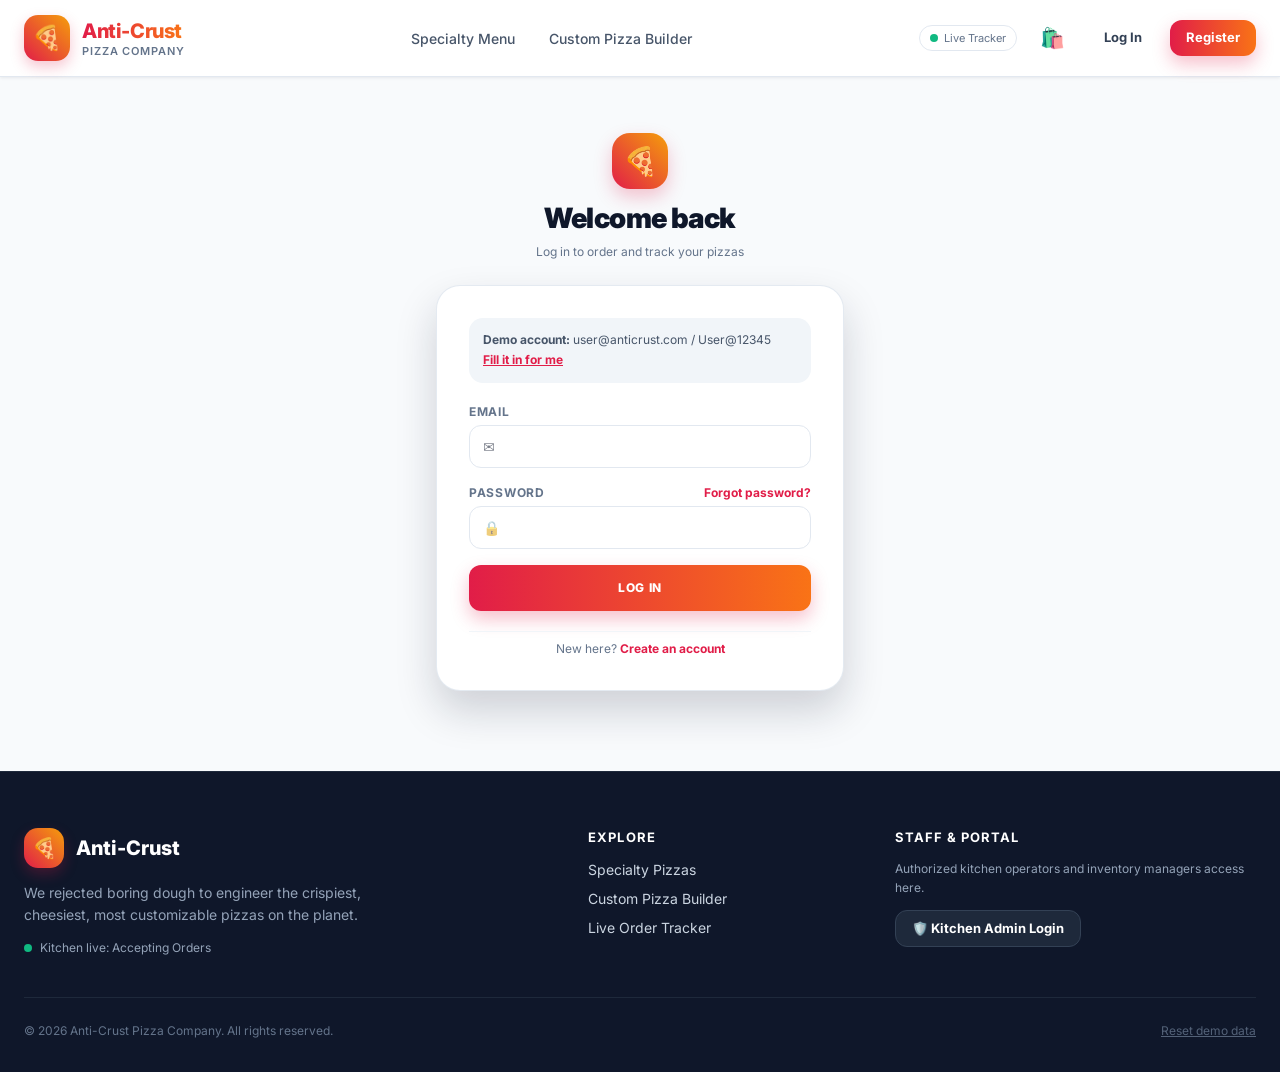
<file: order-details.html>
<!DOCTYPE html>
<html lang="en">
<head>
  <meta charset="UTF-8">
  <meta name="viewport" content="width=device-width, initial-scale=1.0">
  <title>Order Details | Anti-Crust Pizza</title>
  <link rel="preconnect" href="https://fonts.googleapis.com">
  <link href="https://fonts.googleapis.com/css2?family=Inter:wght@400;500;600;700;800;900&display=swap" rel="stylesheet">
  <link rel="stylesheet" href="css/style.css">
</head>
<body>
  <!-- navbar is inserted here by js/layout.js -->
  <div id="navbar"></div>

  <main>

    <div class="container page">
      <a class="link" href="dashboard.html">← Back to My Orders</a>
      <!-- everything below is drawn by js/pages/order-details.js -->
      <div id="details-root" class="stack"></div>
    </div>

  </main>

  <!-- footer is inserted here by js/layout.js -->
  <div id="footer"></div>

  <!-- Scripts: order matters! Each file uses the ones loaded before it. -->
  <script src="js/data.js"></script>
  <script src="js/store.js"></script>
  <script src="js/auth.js"></script>
  <script src="js/cart.js"></script>
  <script src="js/layout.js"></script>
  <script src="js/pages/order-details.js"></script>
</body>
</html>
</file>
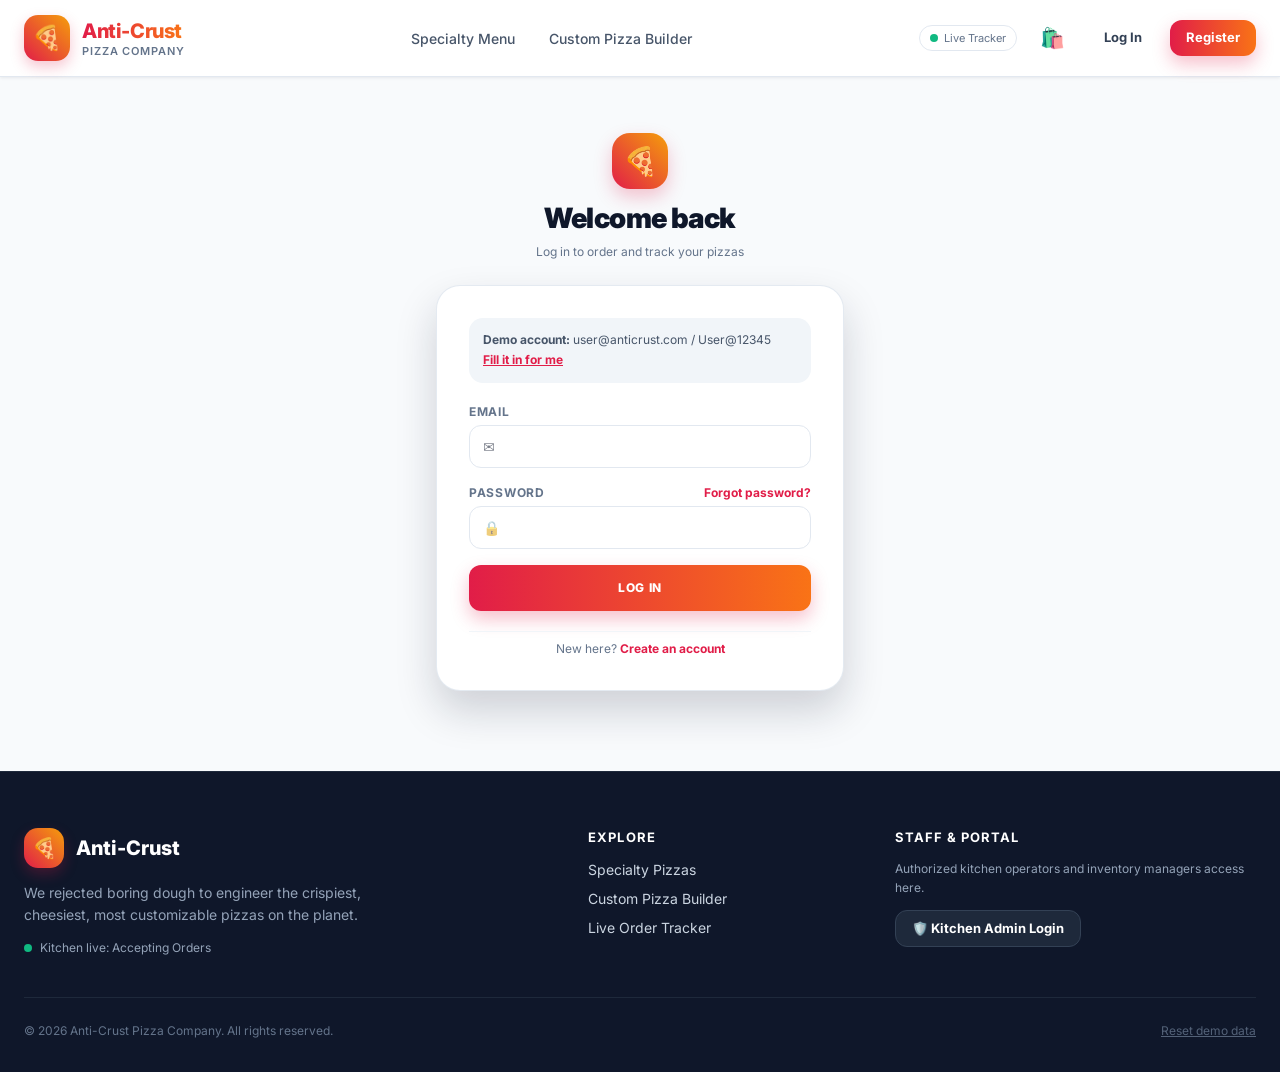
<file: order-success.html>
<!DOCTYPE html>
<html lang="en">
<head>
  <meta charset="UTF-8">
  <meta name="viewport" content="width=device-width, initial-scale=1.0">
  <title>Order Placed | Anti-Crust Pizza</title>
  <link rel="preconnect" href="https://fonts.googleapis.com">
  <link href="https://fonts.googleapis.com/css2?family=Inter:wght@400;500;600;700;800;900&display=swap" rel="stylesheet">
  <link rel="stylesheet" href="css/style.css">
</head>
<body>
  <!-- navbar is inserted here by js/layout.js -->
  <div id="navbar"></div>

  <main>

    <div class="container" id="success-box">
      <div class="success-card">
        <div class="success-icon">🎉</div>
        <span class="pill-green">Payment successful</span>
        <h1 class="page-title">Your order is in the kitchen!</h1>
        <p class="muted">Order <b id="order-number">—</b> • Total <b id="order-total">—</b></p>
        <p class="ref-box">Payment reference: <span id="pay-ref">—</span></p>
        <div class="row" style="flex-wrap:wrap;justify-content:center">
          <a class="btn btn-primary btn-lg" id="track-link" href="dashboard.html">Track My Order →</a>
          <a class="btn btn-outline btn-lg" href="menu.html">Order More</a>
        </div>
      </div>
    </div>

  </main>

  <!-- footer is inserted here by js/layout.js -->
  <div id="footer"></div>

  <!-- Scripts: order matters! Each file uses the ones loaded before it. -->
  <script src="js/data.js"></script>
  <script src="js/store.js"></script>
  <script src="js/auth.js"></script>
  <script src="js/cart.js"></script>
  <script src="js/layout.js"></script>
  <script src="js/pages/order-success.js"></script>
</body>
</html>
</file>
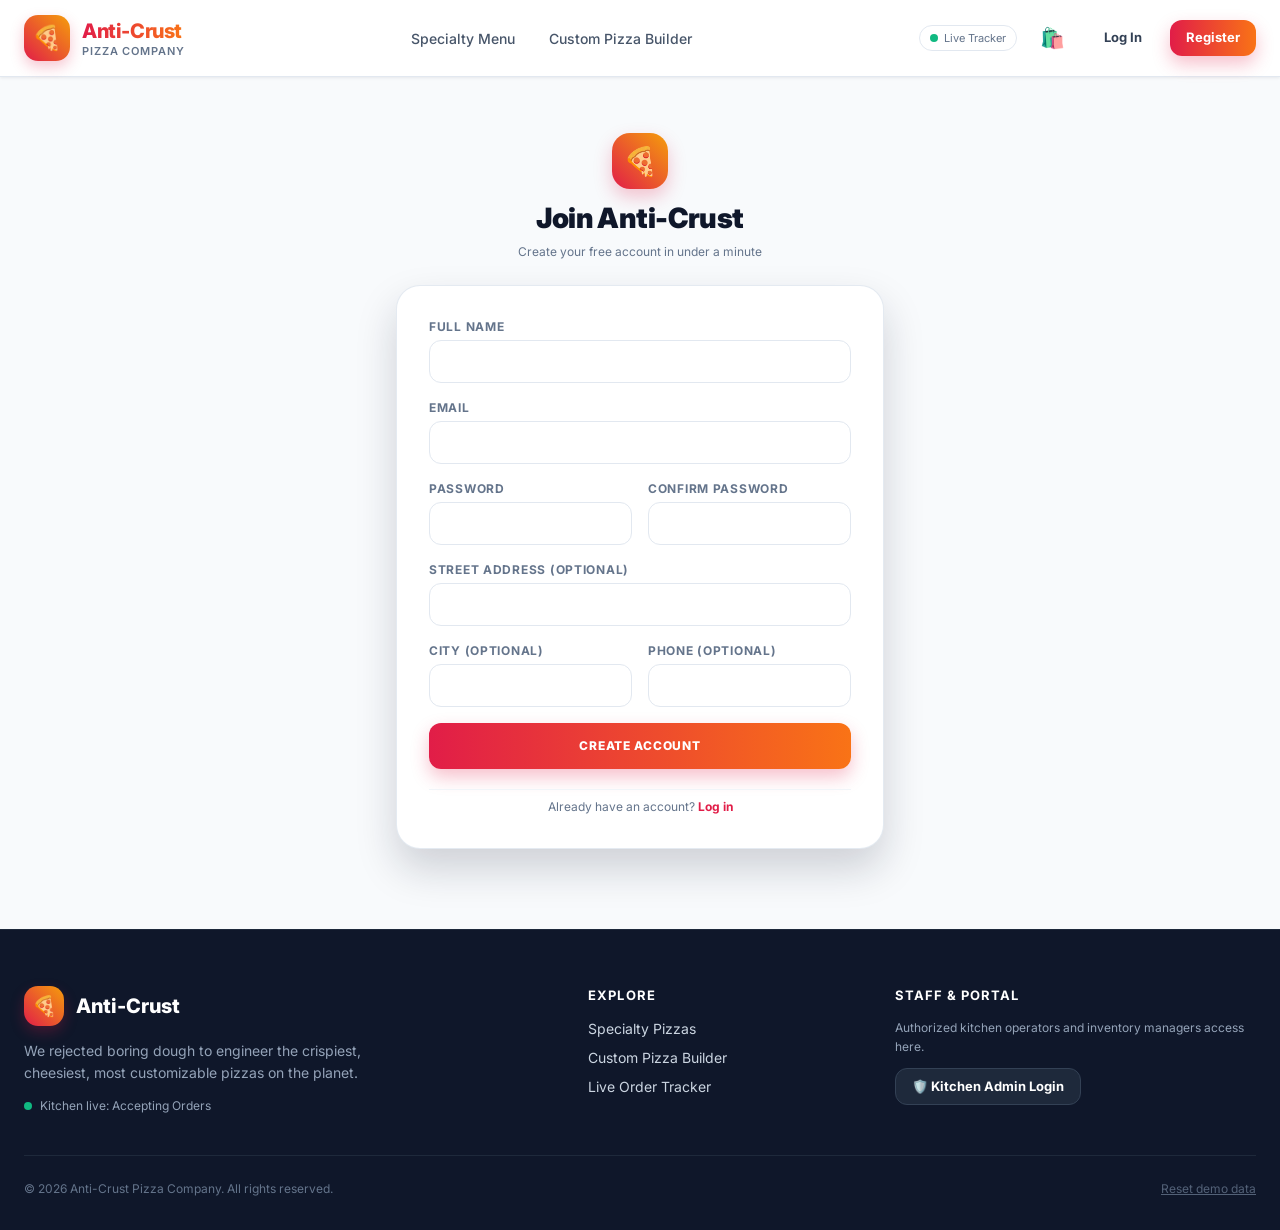
<file: register.html>
<!DOCTYPE html>
<html lang="en">
<head>
  <meta charset="UTF-8">
  <meta name="viewport" content="width=device-width, initial-scale=1.0">
  <title>Register | Anti-Crust Pizza</title>
  <link rel="preconnect" href="https://fonts.googleapis.com">
  <link href="https://fonts.googleapis.com/css2?family=Inter:wght@400;500;600;700;800;900&display=swap" rel="stylesheet">
  <link rel="stylesheet" href="css/style.css">
</head>
<body>
  <!-- navbar is inserted here by js/layout.js -->
  <div id="navbar"></div>

  <main>

    <div class="narrow narrow-lg">
      <div class="auth-head">
        <div class="auth-icon">🍕</div>
        <h1>Join Anti-Crust</h1>
        <p>Create your free account in under a minute</p>
      </div>
      <div class="card auth-card">
        <form id="register-form">
          <div class="alert alert-error" id="register-error" hidden></div>
          <label class="field"><span class="label">Full name</span><input class="input" id="name" required></label>
          <label class="field"><span class="label">Email</span><input class="input" id="email" type="email" required autocomplete="username"></label>
          <div class="form-grid cols-2">
            <label class="field"><span class="label">Password</span><input class="input" id="password" type="password" minlength="6" required autocomplete="new-password"></label>
            <label class="field"><span class="label">Confirm password</span><input class="input" id="confirm" type="password" minlength="6" required autocomplete="new-password"></label>
          </div>
          <label class="field"><span class="label">Street address (optional)</span><input class="input" id="street"></label>
          <div class="form-grid cols-2">
            <label class="field"><span class="label">City (optional)</span><input class="input" id="city"></label>
            <label class="field"><span class="label">Phone (optional)</span><input class="input" id="phone" type="tel"></label>
          </div>
          <button class="btn btn-primary btn-block btn-submit" type="submit">Create Account</button>
        </form>
        <p class="auth-foot">Already have an account? <a class="link" href="login.html">Log in</a></p>
      </div>
    </div>

  </main>

  <!-- footer is inserted here by js/layout.js -->
  <div id="footer"></div>

  <!-- Scripts: order matters! Each file uses the ones loaded before it. -->
  <script src="js/data.js"></script>
  <script src="js/store.js"></script>
  <script src="js/auth.js"></script>
  <script src="js/cart.js"></script>
  <script src="js/layout.js"></script>
  <script src="js/pages/register.js"></script>
</body>
</html>
</file>
<file: css/style.css>
/* =====================================================================
   style.css  —  ALL STYLES FOR THE WHOLE SITE
   ---------------------------------------------------------------------
   The original project used Tailwind CSS (classes like "px-4 py-2
   rounded-xl" written directly inside the React code).
   Here the same look is written as normal CSS with readable class names.

   TABLE OF CONTENTS
     1.  Variables & reset
     2.  Layout helpers
     3.  Buttons, forms, alerts, badges
     4.  Navbar
     5.  Footer
     6.  Home page
     7.  Menu page
     8.  Builder page + pizza preview
     9.  Cart & checkout
    10.  Payment modal
    11.  Order tracker & status badges
    12.  Customer dashboard & order details
    13.  Admin pages
    14.  Auth pages
    15.  Toast, confetti, animations
    16.  Responsive rules
   ===================================================================== */

/* ---------- 1. VARIABLES & RESET ---------- */
:root {
  --brand-50: #fff1f2;
  --brand-100: #ffe4e6;
  --brand-400: #fb7185;
  --brand-500: #f43f5e;
  --brand-600: #e11d48;
  --brand-700: #be123c;
  --orange: #f97316;
  --amber: #f59e0b;
  --emerald: #10b981;

  --slate-50: #f8fafc;
  --slate-100: #f1f5f9;
  --slate-200: #e2e8f0;
  --slate-300: #cbd5e1;
  --slate-400: #94a3b8;
  --slate-500: #64748b;
  --slate-600: #475569;
  --slate-700: #334155;
  --slate-800: #1e293b;
  --slate-900: #0f172a;
  --slate-950: #020617;

  --gradient-brand: linear-gradient(90deg, var(--brand-600), var(--orange));
  --radius: 16px;
  --radius-lg: 24px;
  --shadow-sm: 0 1px 3px rgba(15, 23, 42, .08);
  --shadow-md: 0 8px 20px rgba(15, 23, 42, .10);
  --shadow-lg: 0 20px 40px rgba(15, 23, 42, .18);
}

*, *::before, *::after { box-sizing: border-box; }

body {
  margin: 0;
  min-height: 100vh;
  display: flex;
  flex-direction: column;
  background: var(--slate-50);
  color: var(--slate-900);
  font-family: 'Inter', system-ui, -apple-system, 'Segoe UI', Roboto, sans-serif;
  line-height: 1.5;
}
main { flex: 1; }

h1, h2, h3, h4, p { margin: 0; }
a { color: inherit; text-decoration: none; }
img { max-width: 100%; display: block; }
button, input, select { font: inherit; }
button { cursor: pointer; }
ul { list-style: none; margin: 0; padding: 0; }
table { border-collapse: collapse; width: 100%; }

::-webkit-scrollbar { width: 8px; height: 8px; }
::-webkit-scrollbar-track { background: var(--slate-100); }
::-webkit-scrollbar-thumb { background: var(--slate-300); border-radius: 4px; }

/* ---------- 2. LAYOUT HELPERS ---------- */
.container { max-width: 1280px; margin: 0 auto; padding: 0 24px; }
.page { padding-top: 40px; padding-bottom: 56px; display: flex; flex-direction: column; gap: 32px; }
.narrow { max-width: 440px; margin: 0 auto; padding: 56px 16px; }
.narrow-lg { max-width: 520px; }
.center { text-align: center; }
.hidden, [hidden] { display: none !important; }
.stack > * + * { margin-top: 16px; }

.grid { display: grid; gap: 24px; }
.grid-2 { grid-template-columns: repeat(2, 1fr); }
.grid-3 { grid-template-columns: repeat(3, 1fr); }
.grid-4 { grid-template-columns: repeat(4, 1fr); }
.two-col { display: grid; grid-template-columns: 7fr 5fr; gap: 32px; align-items: start; }
.two-col.wide-left { grid-template-columns: 8fr 4fr; }

.page-head {
  display: flex; align-items: flex-end; justify-content: space-between; gap: 16px;
  padding-bottom: 20px; border-bottom: 1px solid var(--slate-200);
}
.eyebrow { font-size: 12px; font-weight: 700; letter-spacing: .08em; text-transform: uppercase; color: var(--brand-600); }
.page-title { font-size: 34px; font-weight: 800; letter-spacing: -.02em; }
.page-sub { font-size: 14px; color: var(--slate-500); margin-top: 4px; }

.card {
  background: #fff; border: 1px solid rgba(226, 232, 240, .9);
  border-radius: var(--radius-lg); box-shadow: var(--shadow-sm); padding: 28px;
}
.card h3 { font-size: 17px; font-weight: 800; padding-bottom: 12px; margin-bottom: 16px; border-bottom: 1px solid var(--slate-100); }
.row { display: flex; align-items: center; gap: 12px; }
.row-between { display: flex; align-items: center; justify-content: space-between; gap: 12px; }
.muted { color: var(--slate-500); }
.small { font-size: 12px; }
.spinner {
  width: 40px; height: 40px; margin: 60px auto; border-radius: 50%;
  border: 4px solid var(--brand-500); border-top-color: transparent; animation: spin .8s linear infinite;
}

/* ---------- 3. BUTTONS, FORMS, ALERTS, BADGES ---------- */
.btn {
  display: inline-flex; align-items: center; justify-content: center; gap: 8px;
  padding: 12px 22px; border: 0; border-radius: 14px;
  font-weight: 700; font-size: 14px; transition: all .2s; white-space: nowrap;
}
.btn:disabled { opacity: .5; cursor: not-allowed; }
.btn-sm { padding: 8px 16px; font-size: 13px; border-radius: 12px; }
.btn-lg { padding: 16px 32px; font-size: 16px; border-radius: 18px; font-weight: 800; }
.btn-block { width: 100%; }
.btn-primary { background: var(--gradient-brand); color: #fff; box-shadow: 0 8px 18px rgba(225, 29, 72, .28); }
.btn-primary:hover:not(:disabled) { filter: brightness(1.08); transform: translateY(-1px); }
.btn-solid { background: var(--brand-600); color: #fff; }
.btn-solid:hover { background: var(--brand-700); }
.btn-dark { background: var(--slate-900); color: #fff; }
.btn-dark:hover { background: var(--slate-700); }
.btn-light { background: var(--slate-100); color: var(--slate-800); }
.btn-light:hover { background: var(--slate-200); }
.btn-white { background: #fff; color: var(--slate-900); box-shadow: var(--shadow-md); }
.btn-outline { background: #fff; color: var(--slate-700); border: 1px solid var(--slate-200); }
.btn-outline:hover { background: var(--slate-100); }
.btn-ghost { background: transparent; color: var(--slate-700); }
.btn-ghost:hover { background: var(--slate-100); }
.btn-success { background: #059669; color: #fff; }
.btn-success:hover { background: #047857; }
.btn-dark-outline { background: var(--slate-800); color: #fff; border: 1px solid var(--slate-700); }
.btn-dark-outline:hover { background: var(--slate-700); }
.btn-glass { background: rgba(30, 41, 59, .8); color: #fff; border: 1px solid var(--slate-700); }
.btn-glass:hover { background: var(--slate-700); }
.link-btn { background: none; border: 0; padding: 0; color: inherit; font-size: inherit; text-decoration: underline; opacity: .8; }
.link-btn:hover { opacity: 1; }
.link { color: var(--brand-600); font-weight: 700; }
.link:hover { text-decoration: underline; }

.field { display: block; }
.label { display: block; margin-bottom: 4px; font-size: 12px; font-weight: 700; letter-spacing: .06em; text-transform: uppercase; color: var(--slate-500); }
.input {
  width: 100%; padding: 10px 16px; font-size: 14px;
  border: 1px solid var(--slate-200); border-radius: 12px; background: #fff;
}
.input:focus { outline: 2px solid var(--brand-500); outline-offset: 0; border-color: transparent; }
.input-icon { position: relative; }
.input-icon > span { position: absolute; left: 14px; top: 50%; transform: translateY(-50%); font-size: 14px; opacity: .55; pointer-events: none; }
.input-icon .input { padding-left: 40px; }
.form-grid { display: grid; gap: 16px; }
.form-grid.cols-2 { grid-template-columns: repeat(2, 1fr); }
.form-grid.cols-3 { grid-template-columns: repeat(3, 1fr); }
select.input { cursor: pointer; }

.alert { padding: 14px 16px; border-radius: 14px; font-size: 13px; font-weight: 600; border: 1px solid; }
.alert-error { background: #fef2f2; border-color: #fecaca; color: #991b1b; }
.alert-success { background: #ecfdf5; border-color: #a7f3d0; color: #065f46; }
.alert-warning { background: #fffbeb; border-color: #fde68a; color: #92400e; }

.badge { display: inline-block; padding: 2px 10px; border-radius: 999px; font-size: 10px; font-weight: 800; text-transform: uppercase; letter-spacing: .05em; }
.badge-slate { background: var(--slate-100); color: var(--slate-600); }
.badge-brand { background: var(--brand-50); color: var(--brand-700); }
.badge-red { background: #fee2e2; color: #b91c1c; }
.badge-amber { background: #fef3c7; color: #92400e; }
.badge-green { background: #d1fae5; color: #065f46; }

.tabs { display: inline-flex; gap: 6px; background: var(--slate-100); padding: 4px; border-radius: 16px; overflow-x: auto; max-width: 100%; }
.tab { padding: 7px 16px; border: 0; border-radius: 12px; background: transparent; font-size: 12px; font-weight: 700; color: var(--slate-600); white-space: nowrap; }
.tab:hover { color: var(--slate-900); }
.tab.active { background: #fff; color: var(--brand-600); box-shadow: var(--shadow-sm); }

.search { position: relative; width: 280px; max-width: 100%; }
.search span { position: absolute; left: 12px; top: 50%; transform: translateY(-50%); opacity: .5; font-size: 13px; }
.search .input { padding: 8px 12px 8px 34px; font-size: 12px; }

.empty-box { text-align: center; padding: 56px 16px; }
.empty-box .big { font-size: 44px; opacity: .4; }
.empty-box h3 { border: 0; margin: 8px 0 0; padding: 0; }

/* ---------- 4. NAVBAR ---------- */
.navbar { position: sticky; top: 0; z-index: 40; background: rgba(255, 255, 255, .95); backdrop-filter: blur(8px); border-bottom: 1px solid var(--slate-200); box-shadow: var(--shadow-sm); }
.nav-inner { display: flex; align-items: center; justify-content: space-between; height: 76px; }
.logo { display: flex; align-items: center; gap: 12px; }
.logo-icon {
  width: 46px; height: 46px; border-radius: 14px; display: inline-flex; align-items: center; justify-content: center;
  font-size: 24px; background: linear-gradient(45deg, var(--brand-600), var(--amber)); box-shadow: 0 6px 14px rgba(225, 29, 72, .25);
}
.logo-title { display: block; font-size: 20px; font-weight: 800; letter-spacing: -.02em; background: var(--gradient-brand); -webkit-background-clip: text; background-clip: text; color: transparent; }
.logo-sub { display: block; margin-top: -3px; font-size: 11px; font-weight: 600; letter-spacing: .08em; text-transform: uppercase; color: var(--slate-500); }
.nav-links { display: flex; align-items: center; gap: 6px; }
.nav-link { padding: 8px 14px; border-radius: 10px; font-size: 14px; font-weight: 500; color: var(--slate-600); transition: all .15s; }
.nav-link:hover { background: var(--slate-100); color: var(--slate-900); }
.nav-link.active { background: var(--brand-50); color: var(--brand-600); }
.nav-link.nav-admin { font-size: 12px; font-weight: 800; text-transform: uppercase; letter-spacing: .06em; background: var(--slate-100); color: var(--slate-700); }
.nav-link.nav-admin.active { background: var(--slate-900); color: #fff; }
.nav-actions { display: flex; align-items: center; gap: 12px; }
.live-pill { display: flex; align-items: center; gap: 6px; padding: 4px 10px; border: 1px solid var(--slate-200); border-radius: 999px; font-size: 11px; color: var(--slate-500); }
.live-dot { width: 8px; height: 8px; border-radius: 50%; background: var(--emerald); display: inline-block; animation: pulse 2s infinite; }
.cart-btn { position: relative; padding: 9px 11px; border-radius: 14px; font-size: 20px; line-height: 1; }
.cart-btn:hover { background: var(--slate-100); }
.cart-badge { position: absolute; top: -4px; right: -4px; min-width: 20px; height: 20px; padding: 0 5px; border-radius: 999px; background: var(--brand-600); color: #fff; font-size: 11px; font-weight: 800; display: flex; align-items: center; justify-content: center; }
.user-menu { position: relative; }
.user-btn { display: flex; align-items: center; gap: 8px; padding: 6px 12px 6px 6px; border: 0; border-radius: 14px; background: var(--slate-100); font-size: 14px; font-weight: 500; }
.user-btn:hover { background: var(--slate-200); }
.avatar { width: 28px; height: 28px; border-radius: 9px; background: var(--brand-600); color: #fff; font-size: 12px; font-weight: 800; display: inline-flex; align-items: center; justify-content: center; }
.user-name { max-width: 100px; overflow: hidden; text-overflow: ellipsis; white-space: nowrap; }
.dropdown { display: none; position: absolute; right: 0; top: calc(100% + 8px); width: 230px; padding: 8px 0; background: #fff; border: 1px solid var(--slate-100); border-radius: 18px; box-shadow: var(--shadow-lg); z-index: 50; }
.dropdown.open { display: block; animation: fadeIn .15s; }
.dropdown a, .dropdown button { display: block; width: 100%; padding: 9px 16px; border: 0; background: none; text-align: left; font-size: 14px; color: var(--slate-700); }
.dropdown a:hover, .dropdown button:hover { background: var(--slate-50); }
.dropdown .danger { color: #dc2626; }
.dropdown .danger:hover { background: #fef2f2; }
.dropdown-head { padding: 10px 16px; border-bottom: 1px solid var(--slate-100); margin-bottom: 4px; }
.dropdown-head small { display: block; font-size: 12px; color: var(--slate-500); }
.dropdown-head strong { display: block; font-size: 14px; overflow: hidden; text-overflow: ellipsis; }
.role-tag { display: inline-block; margin-top: 4px; padding: 1px 8px; border-radius: 6px; background: var(--brand-50); color: var(--brand-700); font-size: 10px; font-weight: 800; text-transform: uppercase; }
.menu-toggle { display: none; padding: 6px 10px; border: 0; border-radius: 10px; background: none; font-size: 24px; }
.mobile-menu { display: none; }

/* ---------- 5. FOOTER ---------- */
.footer { background: var(--slate-900); color: var(--slate-300); border-top: 1px solid var(--slate-800); margin-top: 24px; }
.footer .container { padding-top: 56px; padding-bottom: 32px; }
.footer-grid { display: grid; grid-template-columns: 2fr 1fr 1.4fr; gap: 48px; }
.footer-brand { display: flex; align-items: center; gap: 12px; font-size: 20px; font-weight: 800; color: #fff; margin-bottom: 14px; }
.footer-brand .logo-icon { width: 40px; height: 40px; font-size: 20px; }
.footer-text { font-size: 14px; color: var(--slate-400); line-height: 1.6; margin-bottom: 12px; max-width: 360px; }
.footer-text.small { font-size: 12px; }
.footer-live { display: flex; align-items: center; gap: 8px; font-size: 12px; color: var(--slate-400); }
.footer h4 { color: #fff; font-size: 13px; text-transform: uppercase; letter-spacing: .08em; margin-bottom: 12px; }
.footer li { margin-bottom: 8px; font-size: 14px; }
.footer li a:hover { color: var(--brand-400); }
.footer-bottom { display: flex; justify-content: space-between; align-items: center; margin-top: 40px; padding-top: 24px; border-top: 1px solid var(--slate-800); font-size: 12px; color: var(--slate-500); }

/* ---------- 6. HOME PAGE ---------- */
.hero { position: relative; overflow: hidden; background: linear-gradient(180deg, var(--slate-900), var(--slate-950)); color: #fff; padding: 96px 0; }
.hero::before, .hero::after { content: ''; position: absolute; width: 380px; height: 380px; border-radius: 50%; filter: blur(80px); pointer-events: none; }
.hero::before { top: -160px; left: -160px; background: rgba(225, 29, 72, .3); }
.hero::after { top: 50%; right: -160px; background: rgba(234, 88, 12, .2); }
.hero-grid { position: relative; z-index: 1; display: grid; grid-template-columns: 7fr 5fr; gap: 48px; align-items: center; }
.hero-tag { display: inline-flex; align-items: center; gap: 8px; padding: 6px 14px; border-radius: 999px; background: rgba(244, 63, 94, .1); border: 1px solid rgba(244, 63, 94, .3); color: var(--brand-400); font-size: 12px; font-weight: 700; text-transform: uppercase; letter-spacing: .06em; }
.hero h1 { font-size: 68px; font-weight: 900; letter-spacing: -.03em; line-height: 1.08; margin: 24px 0; }
.gradient-text { background: linear-gradient(90deg, var(--brand-500), #fb923c, #fcd34d); -webkit-background-clip: text; background-clip: text; color: transparent; }
.hero p.lead { font-size: 18px; color: var(--slate-300); max-width: 640px; line-height: 1.7; }
.hero-buttons { display: flex; gap: 16px; margin-top: 32px; flex-wrap: wrap; }
.hero-checks { display: flex; gap: 24px; flex-wrap: wrap; margin-top: 32px; padding-top: 24px; border-top: 1px solid rgba(30, 41, 59, .8); font-size: 12px; color: var(--slate-400); }
.hero-checks span::before { content: '✔ '; color: #34d399; }
.hero-card { background: rgba(30, 41, 59, .6); backdrop-filter: blur(16px); border: 1px solid var(--slate-700); border-radius: 28px; padding: 24px; box-shadow: var(--shadow-lg); max-width: 440px; margin: 0 auto; }
.hero-card-top { display: flex; justify-content: space-between; align-items: center; margin-bottom: 18px; }
.dots { display: flex; gap: 8px; }
.dots i { width: 12px; height: 12px; border-radius: 50%; }
.dots i:nth-child(1) { background: #ef4444; } .dots i:nth-child(2) { background: #eab308; } .dots i:nth-child(3) { background: #22c55e; }
.hero-card-top small { font-family: monospace; font-size: 11px; color: var(--slate-400); }
.hero-img { position: relative; border-radius: 18px; overflow: hidden; margin-bottom: 18px; }
.hero-img img { width: 100%; height: 224px; object-fit: cover; transition: transform .5s; }
.hero-img:hover img { transform: scale(1.05); }
.hero-img::after { content: ''; position: absolute; inset: 0; background: linear-gradient(to top, var(--slate-950), transparent 60%); }
.hero-img-info { position: absolute; z-index: 1; left: 12px; right: 12px; bottom: 12px; display: flex; justify-content: space-between; align-items: flex-end; }
.hero-img-info strong { display: block; font-size: 14px; font-weight: 900; }
.hero-img-info small { font-size: 11px; color: #fcd34d; }
.price-chip { padding: 4px 10px; border-radius: 12px; background: var(--brand-600); font-size: 14px; font-weight: 800; }
.hero-steps { display: grid; grid-template-columns: repeat(4, 1fr); gap: 6px; margin: 8px 0 16px; }
.hero-steps i { height: 6px; border-radius: 999px; background: var(--brand-500); }
.hero-card .row-between { font-size: 12px; color: var(--slate-300); }
.hero-card .row-between b { color: var(--brand-400); }
.hero-launch { display: block; text-align: center; padding: 10px; border-radius: 12px; background: rgba(225, 29, 72, .2); border: 1px solid rgba(244, 63, 94, .3); color: #fda4af; font-size: 12px; font-weight: 600; transition: all .2s; }
.hero-launch:hover { background: var(--brand-600); color: #fff; }

.section { padding: 72px 0 0; }
.section-title { text-align: center; max-width: 640px; margin: 0 auto 48px; }
.section-title h2 { font-size: 38px; font-weight: 800; letter-spacing: -.02em; }
.section-title p { margin-top: 12px; color: var(--slate-600); }
.feature { background: #fff; border: 1px solid rgba(226, 232, 240, .8); border-radius: var(--radius-lg); padding: 24px; box-shadow: var(--shadow-sm); transition: box-shadow .2s; }
.feature:hover { box-shadow: var(--shadow-md); }
.feature-icon { width: 48px; height: 48px; border-radius: 16px; display: flex; align-items: center; justify-content: center; font-size: 22px; margin-bottom: 16px; box-shadow: var(--shadow-md); }
.feature h3 { font-size: 18px; font-weight: 700; margin-bottom: 8px; }
.feature p { font-size: 14px; color: var(--slate-600); line-height: 1.6; }
.cta-banner { display: flex; align-items: center; justify-content: space-between; gap: 32px; padding: 48px; border-radius: var(--radius-lg); color: #fff; background: linear-gradient(90deg, var(--brand-600), #e11d48, #ea580c); box-shadow: var(--shadow-lg); }
.cta-banner h3 { font-size: 36px; font-weight: 900; }
.cta-banner p { margin-top: 12px; max-width: 520px; color: #ffe4e6; }
.pb-section { padding-bottom: 72px; }

/* ---------- 7. MENU PAGE ---------- */
.pizza-card { display: flex; flex-direction: column; background: #fff; border: 1px solid rgba(226, 232, 240, .8); border-radius: var(--radius-lg); overflow: hidden; box-shadow: var(--shadow-sm); transition: box-shadow .25s; }
.pizza-card:hover { box-shadow: var(--shadow-lg); }
.pizza-card-img { position: relative; height: 208px; overflow: hidden; background: var(--slate-100); }
.pizza-card-img img { width: 100%; height: 100%; object-fit: cover; transition: transform .5s; }
.pizza-card:hover .pizza-card-img img { transform: scale(1.05); }
.pizza-badge { position: absolute; top: 12px; right: 12px; padding: 4px 12px; border-radius: 999px; background: rgba(15, 23, 42, .9); color: #fff; font-size: 12px; font-weight: 700; }
.pizza-card-body { flex: 1; display: flex; flex-direction: column; justify-content: space-between; gap: 16px; padding: 24px; }
.pizza-card-body h3 { font-size: 20px; font-weight: 700; margin-bottom: 8px; }
.pizza-card-body p { font-size: 14px; color: var(--slate-600); line-height: 1.6; }
.tags { display: flex; flex-wrap: wrap; gap: 6px; padding-top: 12px; border-top: 1px solid var(--slate-100); }
.tag { padding: 2px 8px; border-radius: 6px; font-size: 11px; font-weight: 500; }
.tag-amber { background: #fffbeb; color: #92400e; } .tag-rose { background: #fff1f2; color: #9f1239; } .tag-orange { background: #fff7ed; color: #9a3412; }
.price-row { display: flex; align-items: center; justify-content: space-between; margin-top: 12px; }
.price-row small { display: block; font-size: 12px; color: var(--slate-400); }
.price-row strong { font-size: 26px; font-weight: 800; }
.dark-banner { display: flex; align-items: center; justify-content: space-between; gap: 24px; padding: 32px; border-radius: var(--radius-lg); background: var(--slate-900); color: #fff; }
.dark-banner h3 { font-size: 24px; font-weight: 700; }
.dark-banner p { margin-top: 8px; font-size: 14px; color: var(--slate-300); }

/* ---------- 8. BUILDER PAGE + PIZZA PREVIEW ---------- */
.step-nav { display: flex; gap: 6px; padding: 6px; background: #fff; border: 1px solid var(--slate-200); border-radius: 18px; box-shadow: var(--shadow-sm); overflow-x: auto; max-width: 100%; }
.step-btn { display: flex; align-items: center; gap: 8px; padding: 9px 16px; border: 0; border-radius: 12px; background: transparent; font-size: 12px; font-weight: 700; color: var(--slate-600); white-space: nowrap; }
.step-btn:hover { background: var(--slate-100); }
.step-btn.active { background: var(--brand-600); color: #fff; box-shadow: var(--shadow-md); }
.step-panel { display: none; }
.step-panel.active { display: block; animation: fadeIn .3s; }
.step-panel-head { display: flex; align-items: center; justify-content: space-between; padding-bottom: 16px; margin-bottom: 24px; border-bottom: 1px solid var(--slate-100); }
.step-panel-head h2 { font-size: 20px; font-weight: 800; }
.step-count { font-size: 12px; font-weight: 700; color: var(--brand-600); text-transform: uppercase; letter-spacing: .06em; }
.step-hint { font-size: 12px; color: var(--slate-400); font-weight: 500; }
.option-grid { display: grid; grid-template-columns: repeat(2, 1fr); gap: 16px; }
.option { display: flex; flex-direction: column; justify-content: space-between; padding: 20px; border: 2px solid var(--slate-200); border-radius: var(--radius); cursor: pointer; transition: all .2s; background: #fff; }
.option:hover { border-color: var(--slate-300); background: var(--slate-50); }
.option.selected { border-color: var(--brand-600); background: rgba(255, 241, 242, .6); box-shadow: 0 0 0 3px var(--brand-100); }
.option.disabled { opacity: .6; cursor: not-allowed; background: rgba(241, 245, 249, .6); }
.option-top { display: flex; justify-content: space-between; align-items: flex-start; gap: 8px; }
.option h4 { font-size: 14px; font-weight: 700; }
.option .price { font-size: 14px; font-weight: 800; color: var(--brand-600); white-space: nowrap; }
.option p { margin-top: 8px; font-size: 12px; color: var(--slate-500); line-height: 1.6; }
.option-foot { display: flex; align-items: center; justify-content: space-between; margin-top: 16px; padding-top: 12px; border-top: 1px solid var(--slate-100); }
.stock-tag { padding: 2px 8px; border-radius: 6px; font-size: 10px; font-weight: 600; background: var(--slate-100); color: var(--slate-600); }
.stock-tag.low { background: #fef3c7; color: #92400e; }
.stock-tag.out { background: #fee2e2; color: #b91c1c; font-weight: 800; }
.check-circle { width: 20px; height: 20px; border-radius: 50%; background: var(--brand-600); color: #fff; font-size: 12px; display: flex; align-items: center; justify-content: center; }
.option.veg { flex-direction: row; align-items: center; padding: 16px; }
.checkbox { width: 24px; height: 24px; border: 2px solid var(--slate-300); border-radius: 8px; background: #fff; display: flex; align-items: center; justify-content: center; font-size: 14px; flex-shrink: 0; }
.option.selected .checkbox { background: var(--brand-600); border-color: var(--brand-600); color: #fff; }
.step-actions { display: flex; justify-content: space-between; margin-top: 24px; padding-top: 16px; border-top: 1px solid var(--slate-100); }
.step-actions.end { justify-content: flex-end; }
.sticky-col { display: flex; flex-direction: column; gap: 24px; position: sticky; top: 96px; }
.btn.added { background: #059669; box-shadow: none; }
.qty { display: inline-flex; align-items: center; gap: 12px; padding: 6px; background: var(--slate-100); border-radius: 16px; }
.qty button { width: 32px; height: 32px; border: 0; border-radius: 10px; background: #fff; box-shadow: var(--shadow-sm); font-weight: 800; color: var(--slate-700); }
.qty button:hover { background: var(--slate-200); }
.qty span { min-width: 18px; text-align: center; font-size: 13px; font-weight: 800; }

.preview-card { display: flex; flex-direction: column; align-items: center; padding: 24px; border-radius: var(--radius-lg); border: 1px solid var(--slate-800); background: linear-gradient(180deg, var(--slate-900), var(--slate-950)); color: #fff; box-shadow: var(--shadow-lg); }
.preview-head { width: 100%; display: flex; align-items: center; justify-content: space-between; margin-bottom: 8px; }
.preview-title { font-size: 12px; font-weight: 700; text-transform: uppercase; letter-spacing: .06em; color: var(--brand-400); }
.preview-price { padding: 4px 12px; border-radius: 999px; background: var(--slate-800); border: 1px solid var(--slate-700); font-size: 14px; font-weight: 800; }
.pizza-stage { width: 280px; height: 280px; margin: 16px 0; }
.pizza-crust { width: 100%; height: 100%; padding: 12px; border: 10px solid; border-radius: 50%; transition: all .5s; }
.pizza-sauce { width: 100%; height: 100%; padding: 8px; border-radius: 50%; box-shadow: inset 0 0 15px rgba(0, 0, 0, .3); transition: background .5s; }
.pizza-cheese { position: relative; width: 100%; height: 100%; border-radius: 50%; overflow: hidden; opacity: .95; transition: all .5s; background-image: radial-gradient(circle at 50% 50%, rgba(254, 240, 138, .9) 0%, rgba(245, 158, 11, .6) 80%); }
.pizza-cheese.faded { opacity: .2; }
.toast-spot { position: absolute; border-radius: 50%; filter: blur(1px); }
.toast-spot.s1 { top: 25%; left: 33%; width: 12px; height: 12px; background: rgba(217, 119, 6, .4); }
.toast-spot.s2 { bottom: 33%; right: 25%; width: 16px; height: 12px; background: rgba(180, 83, 9, .4); }
.toast-spot.s3 { top: 50%; right: 33%; width: 12px; height: 8px; background: rgba(146, 64, 14, .3); }
.veg { position: absolute; transform: translate(-50%, -50%); animation: pop .3s ease-out; }
.veg-circle { width: 14px; height: 14px; border-radius: 50%; background: var(--c); border: 2px solid var(--slate-900); }
.veg-ring { width: 16px; height: 16px; border-radius: 50%; border: 2px solid #166534; display: flex; align-items: center; justify-content: center; }
.veg-ring::after { content: ''; width: 6px; height: 6px; border-radius: 50%; background: #052e16; }
.veg-rect { width: 14px; height: 8px; border-radius: 2px; background: var(--c); box-shadow: var(--shadow-sm); }
.veg-arc { width: 16px; height: 8px; border-top: 2px solid var(--c); border-left: 2px solid var(--c); border-top-left-radius: 999px; }
.veg-dot { width: 8px; height: 8px; border-radius: 50%; background: var(--c); }
.veg-leaf { width: 16px; height: 10px; border-radius: 999px; background: var(--c); transform: translate(-50%, -50%) rotate(45deg); }
.veg-tomato { width: 14px; height: 14px; border-radius: 50%; background: var(--c); border: 1px solid #7f1d1d; }
.veg-mushroom { width: 14px; height: 12px; border-top-left-radius: 999px; border-top-right-radius: 999px; background: var(--c); border-bottom: 1px solid #a8a29e; }
.preview-summary { width: 100%; font-size: 12px; }
.preview-summary div { display: flex; justify-content: space-between; gap: 12px; padding: 5px 0; border-bottom: 1px solid var(--slate-800); }
.preview-summary div:last-child { border: 0; }
.preview-summary span { color: var(--slate-400); }
.preview-summary strong { font-weight: 500; color: var(--slate-200); text-align: right; max-width: 170px; overflow: hidden; text-overflow: ellipsis; white-space: nowrap; }
.total-line { font-size: 26px; font-weight: 900; }

/* ---------- 9. CART & CHECKOUT ---------- */
.cart-item { display: flex; align-items: center; justify-content: space-between; gap: 16px; padding: 24px; background: #fff; border: 1px solid rgba(226, 232, 240, .8); border-radius: var(--radius-lg); box-shadow: var(--shadow-sm); }
.cart-item-info { display: flex; align-items: flex-start; gap: 16px; }
.cart-item-icon { width: 64px; height: 64px; border-radius: 16px; background: var(--brand-50); display: flex; align-items: center; justify-content: center; font-size: 32px; flex-shrink: 0; }
.cart-item h3 { display: inline; border: 0; padding: 0; margin: 0; font-size: 16px; font-weight: 800; }
.cart-item-detail { margin-top: 4px; font-size: 12px; color: var(--slate-500); line-height: 1.6; }
.cart-item-actions { display: flex; align-items: center; gap: 24px; }
.cart-item-actions .qty button { width: 28px; height: 28px; }
.line-total small { display: block; font-size: 12px; color: var(--slate-400); text-align: right; }
.line-total strong { font-size: 18px; font-weight: 900; }
.icon-btn { padding: 8px; border: 0; border-radius: 12px; background: none; font-size: 16px; color: var(--slate-400); }
.icon-btn:hover { background: #fef2f2; color: #dc2626; }
.summary-lines { display: flex; flex-direction: column; gap: 12px; font-size: 14px; }
.summary-lines .line { display: flex; justify-content: space-between; color: var(--slate-600); }
.summary-lines .line b { color: var(--slate-900); }
.summary-lines .free { color: #059669; font-weight: 800; }
.summary-lines .grand { border-top: 1px solid var(--slate-200); padding-top: 12px; align-items: baseline; }
.summary-lines .grand span { font-size: 16px; font-weight: 900; color: var(--slate-900); }
.summary-lines .grand b { font-size: 26px; font-weight: 900; color: var(--brand-600); }
.free-delivery-tip { padding: 8px 12px; border-radius: 12px; background: #fffbeb; color: #b45309; font-size: 11px; }
.mini-list { max-height: 240px; overflow-y: auto; margin-bottom: 16px; }
.mini-item { display: flex; justify-content: space-between; gap: 12px; padding-bottom: 8px; margin-bottom: 8px; border-bottom: 1px solid var(--slate-100); font-size: 12px; }
.mini-item p { color: var(--slate-500); }
.mini-item strong { color: var(--slate-900); }
.notice-icon { width: 64px; height: 64px; border-radius: 24px; margin: 0 auto 16px; display: flex; align-items: center; justify-content: center; font-size: 32px; background: var(--brand-50); }

/* ---------- 10. PAYMENT MODAL ---------- */
.modal-backdrop { position: fixed; inset: 0; z-index: 60; display: flex; align-items: center; justify-content: center; padding: 16px; background: rgba(15, 23, 42, .75); backdrop-filter: blur(4px); animation: fadeIn .2s; }
.modal { width: 100%; max-width: 440px; max-height: 90vh; overflow-y: auto; background: #fff; border-radius: var(--radius-lg); box-shadow: var(--shadow-lg); }
.modal-head { display: flex; align-items: center; justify-content: space-between; padding: 20px 24px; color: #fff; background: linear-gradient(90deg, #1d4ed8, #3730a3); position: sticky; top: 0; z-index: 1; }
.modal-head h3 { border: 0; margin: 0; padding: 0; font-size: 16px; font-weight: 700; }
.modal-head small { font-size: 11px; color: #bfdbfe; }
.test-pill { padding: 2px 8px; border-radius: 999px; background: #fbbf24; color: var(--slate-900); font-size: 11px; font-weight: 800; text-transform: uppercase; }
.modal-order { display: flex; justify-content: space-between; align-items: center; padding: 16px 24px; background: var(--slate-50); border-bottom: 1px solid var(--slate-200); }
.modal-order small { display: block; font-size: 12px; color: var(--slate-500); }
.modal-order strong { font-size: 14px; }
.modal-order .amount { font-size: 22px; font-weight: 800; color: var(--brand-600); }
.modal-body { padding: 24px; display: flex; flex-direction: column; gap: 16px; }
.modal-body .section-label { font-size: 12px; font-weight: 700; text-transform: uppercase; letter-spacing: .06em; color: var(--slate-400); }
.pay-methods { display: grid; grid-template-columns: repeat(3, 1fr); gap: 8px; }
.pay-method { padding: 12px; border: 1px solid var(--slate-200); border-radius: 12px; background: #fff; text-align: center; font-size: 12px; color: var(--slate-600); }
.pay-method span { display: block; font-size: 20px; margin-bottom: 4px; }
.pay-method:hover { background: var(--slate-50); }
.pay-method.active { border-color: #2563eb; background: #eff6ff; color: #1d4ed8; font-weight: 700; }
.pay-pane { display: none; flex-direction: column; gap: 12px; }
.pay-pane.active { display: flex; }
.pay-pane label { display: block; margin-bottom: 4px; font-size: 12px; font-weight: 600; color: var(--slate-500); }
.pay-pane .input { font-size: 14px; }
.pay-pane .input.mono { font-family: ui-monospace, monospace; letter-spacing: .05em; }
.pay-pane .input.invalid { border-color: #fca5a5; }
.card-wrap { position: relative; }
.card-brand { position: absolute; right: 14px; top: 50%; transform: translateY(-50%); font-size: 12px; font-weight: 700; color: #1d4ed8; }
.field-error { margin-top: 4px; font-size: 11px; color: #ef4444; }
.sandbox-note { font-size: 11px; color: var(--slate-400); }
.info-box { padding: 14px; border: 1px solid #bfdbfe; border-radius: 16px; background: rgba(239, 246, 255, .7); font-size: 12px; color: #1e3a8a; line-height: 1.6; }
.modal-foot { display: flex; align-items: center; justify-content: space-between; gap: 12px; padding: 16px 24px; background: var(--slate-50); border-top: 1px solid var(--slate-200); }

/* ---------- 11. ORDER TRACKER & STATUS BADGES ---------- */
.status-badge { display: inline-flex; align-items: center; gap: 6px; padding: 4px 12px; border: 1px solid; border-radius: 999px; font-size: 12px; font-weight: 600; }
.status-dot { width: 8px; height: 8px; border-radius: 50%; background: currentColor; }
.status-amber { background: #fffbeb; color: #b45309; border-color: #fde68a; }
.status-blue { background: #eff6ff; color: #1d4ed8; border-color: #bfdbfe; }
.status-blue .status-dot { animation: pulse 1.5s infinite; }
.status-purple { background: #faf5ff; color: #7e22ce; border-color: #e9d5ff; }
.status-purple .status-dot { animation: bounce 1s infinite; }
.status-green { background: #ecfdf5; color: #047857; border-color: #a7f3d0; }
.status-red { background: #fff1f2; color: #be123c; border-color: #fecdd3; }
.status-slate { background: var(--slate-50); color: var(--slate-700); border-color: var(--slate-200); }

.tracker { position: relative; display: flex; align-items: flex-start; justify-content: space-between; padding: 16px 0 8px; }
.tracker-line, .tracker-progress { position: absolute; top: 44px; left: 0; height: 4px; border-radius: 4px; }
.tracker-line { right: 0; background: var(--slate-200); }
.tracker-progress { background: linear-gradient(90deg, var(--brand-600), var(--emerald)); transition: width .7s ease-in-out; }
.tracker-step { position: relative; z-index: 1; display: flex; flex-direction: column; align-items: center; max-width: 120px; text-align: center; }
.tracker-icon { width: 56px; height: 56px; border-radius: 16px; display: flex; align-items: center; justify-content: center; font-size: 24px; box-shadow: var(--shadow-md); background: #fff; border: 2px solid var(--slate-200); filter: grayscale(1); opacity: .7; transition: all .3s; }
.tracker-step.done .tracker-icon { background: var(--emerald); border-color: var(--emerald); filter: none; opacity: 1; }
.tracker-step.current .tracker-icon { background: linear-gradient(135deg, var(--brand-500), var(--orange)); border-color: transparent; filter: none; opacity: 1; transform: scale(1.1); box-shadow: 0 0 0 4px var(--brand-100); animation: bounceSlight 2s infinite; }
.tracker-label { margin-top: 12px; font-size: 13px; font-weight: 700; color: var(--slate-400); }
.tracker-step.done .tracker-label { color: #047857; }
.tracker-step.current .tracker-label { color: var(--brand-600); font-weight: 800; }
.tracker-time { margin-top: 2px; padding: 2px 6px; border-radius: 4px; background: var(--slate-100); font-size: 11px; font-weight: 500; color: var(--slate-500); }

/* ---------- 12. CUSTOMER DASHBOARD & ORDER DETAILS ---------- */
.greeting { display: flex; align-items: center; justify-content: space-between; gap: 24px; padding: 32px; border-radius: var(--radius-lg); color: #fff; background: linear-gradient(90deg, var(--slate-900), var(--slate-800), var(--slate-900)); box-shadow: var(--shadow-lg); }
.greeting h1 { font-size: 30px; font-weight: 900; margin: 4px 0; }
.greeting p { font-size: 14px; color: var(--slate-300); }
.chip-dark { display: inline-block; padding: 2px 10px; border-radius: 999px; background: rgba(244, 63, 94, .2); color: var(--brand-400); font-size: 12px; font-weight: 700; text-transform: uppercase; letter-spacing: .06em; }
.underline-tabs { display: flex; gap: 20px; border-bottom: 1px solid var(--slate-200); }
.utab { padding: 0 0 12px; border: 0; border-bottom: 2px solid transparent; background: none; font-size: 14px; font-weight: 700; color: var(--slate-500); }
.utab:hover { color: var(--slate-900); }
.utab.active { color: var(--brand-600); border-bottom-color: var(--brand-600); }
.tab-pane { display: none; flex-direction: column; gap: 32px; }
.tab-pane.active { display: flex; animation: fadeIn .3s; }
.section-heading { font-size: 18px; font-weight: 900; display: flex; align-items: center; gap: 8px; }
.ping { width: 12px; height: 12px; border-radius: 50%; background: var(--emerald); animation: ping 1.4s infinite; }
.live-order { padding: 32px; background: #fff; border: 2px solid rgba(244, 63, 94, .3); border-radius: var(--radius-lg); box-shadow: var(--shadow-md); display: flex; flex-direction: column; gap: 24px; }
.live-order-head { display: flex; align-items: center; justify-content: space-between; gap: 12px; padding-bottom: 16px; border-bottom: 1px solid var(--slate-100); }
.live-order-head h3 { display: inline; border: 0; padding: 0; margin: 0 8px 0 0; font-size: 18px; font-weight: 800; }
.brief-items { display: grid; grid-template-columns: repeat(3, 1fr); gap: 12px; font-size: 12px; }
.brief-item { padding: 12px; background: var(--slate-50); border: 1px solid var(--slate-100); border-radius: 12px; }
.brief-item p:last-child { font-size: 11px; color: var(--slate-500); overflow: hidden; text-overflow: ellipsis; white-space: nowrap; }
.past-order { display: flex; align-items: center; justify-content: space-between; gap: 16px; padding: 20px; background: #fff; border: 1px solid rgba(226, 232, 240, .8); border-radius: var(--radius); box-shadow: var(--shadow-sm); }
.past-list { display: flex; flex-direction: column; gap: 12px; }
.big-amount { font-size: 22px; font-weight: 900; color: var(--brand-600); }
.profile-card { max-width: 680px; }
.detail-box { padding: 16px; background: var(--slate-50); border: 1px solid var(--slate-100); border-radius: var(--radius); }
.detail-box .row-between { margin-bottom: 8px; }
.detail-box .grid-2 { gap: 8px; font-size: 11px; color: var(--slate-600); }
.detail-box .grid-2 span { color: var(--slate-400); }
.kv { display: flex; justify-content: space-between; font-size: 12px; color: var(--slate-500); margin-bottom: 12px; }
.kv strong { color: var(--slate-900); text-transform: uppercase; }
.kv .ok { color: #059669; }
.kv .mono { font-family: monospace; font-size: 10px; color: var(--slate-700); }
.success-card { max-width: 560px; margin: 0 auto; padding: 64px 16px; text-align: center; display: flex; flex-direction: column; align-items: center; gap: 24px; }
.success-icon { width: 80px; height: 80px; border-radius: 28px; background: #ecfdf5; display: flex; align-items: center; justify-content: center; font-size: 40px; box-shadow: 0 10px 25px rgba(16, 185, 129, .15); animation: bounceSlight 2s infinite; }
.pill-green { padding: 4px 12px; border-radius: 999px; background: #ecfdf5; color: #059669; font-size: 12px; font-weight: 800; text-transform: uppercase; letter-spacing: .06em; }
.ref-box { padding: 14px 18px; border-radius: 16px; background: var(--slate-100); font-family: monospace; font-size: 12px; color: var(--slate-700); }

/* ---------- 13. ADMIN PAGES ---------- */
.admin-chip { display: inline-flex; align-items: center; gap: 6px; padding: 2px 12px; border-radius: 999px; background: var(--slate-900); color: var(--brand-400); font-size: 12px; font-weight: 700; text-transform: uppercase; letter-spacing: .06em; }
.metric { display: flex; flex-direction: column; gap: 8px; padding: 24px; background: #fff; border: 1px solid rgba(226, 232, 240, .8); border-radius: var(--radius-lg); box-shadow: var(--shadow-sm); }
.metric-top { display: flex; align-items: center; justify-content: space-between; color: var(--slate-400); font-size: 12px; font-weight: 700; text-transform: uppercase; }
.metric-icon { width: 36px; height: 36px; border-radius: 12px; display: flex; align-items: center; justify-content: center; font-size: 18px; }
.metric strong { font-size: 30px; font-weight: 900; }
.metric small { font-size: 11px; color: var(--slate-500); }
.bg-blue { background: #eff6ff; } .bg-amber { background: #fffbeb; } .bg-red { background: #fef2f2; } .bg-green { background: #ecfdf5; } .bg-brand { background: var(--brand-50); }
.text-red { color: #dc2626 !important; } .text-amber { color: #d97706 !important; } .text-green { color: #059669 !important; }
.nav-card { display: flex; align-items: center; justify-content: space-between; gap: 16px; padding: 32px; background: #fff; border: 1px solid rgba(226, 232, 240, .8); border-radius: var(--radius-lg); box-shadow: var(--shadow-sm); transition: box-shadow .2s; }
.nav-card:hover { box-shadow: var(--shadow-md); }
.nav-card .metric-icon { width: 48px; height: 48px; border-radius: 16px; font-size: 24px; margin-bottom: 8px; }
.nav-card h3 { border: 0; padding: 0; margin: 0 0 8px; font-size: 20px; font-weight: 700; }
.nav-card p { font-size: 12px; color: var(--slate-500); max-width: 380px; }
.nav-arrow { width: 40px; height: 40px; border-radius: 12px; background: var(--slate-100); display: flex; align-items: center; justify-content: center; transition: all .2s; }
.nav-card:hover .nav-arrow { background: var(--brand-600); color: #fff; }
.queue-item { display: flex; align-items: center; justify-content: space-between; padding: 14px; margin-bottom: 12px; background: var(--slate-50); border: 1px solid var(--slate-100); border-radius: var(--radius); font-size: 12px; }
.queue-item p:last-child { color: var(--slate-500); }
.queue-item .right { text-align: right; }
.low-item { display: flex; align-items: center; justify-content: space-between; padding: 12px; margin-bottom: 8px; background: rgba(254, 242, 242, .7); border: 1px solid #fecaca; border-radius: 12px; font-size: 12px; color: #991b1b; }
.low-item p:first-child { font-weight: 700; color: #7f1d1d; }
.low-item small { display: block; font-size: 10px; color: #dc2626; }
.table-card { background: #fff; border: 1px solid rgba(226, 232, 240, .8); border-radius: var(--radius-lg); box-shadow: var(--shadow-sm); overflow: hidden; }
.table-scroll { overflow-x: auto; }
.table-card table { font-size: 12px; text-align: left; }
.table-card th { padding: 14px 16px; background: var(--slate-50); border-bottom: 1px solid var(--slate-200); color: var(--slate-500); font-weight: 700; text-transform: uppercase; letter-spacing: .06em; }
.table-card td { padding: 16px; border-bottom: 1px solid var(--slate-100); font-weight: 500; vertical-align: middle; }
.table-card tr:hover td { background: rgba(248, 250, 252, .8); }
.table-card td .name { display: block; font-size: 14px; font-weight: 700; color: var(--slate-900); }
.table-card td .desc { font-size: 11px; color: var(--slate-400); }
.table-card .cat { padding: 4px 10px; border-radius: 8px; background: var(--slate-100); color: var(--slate-700); font-size: 11px; font-weight: 700; text-transform: capitalize; }
.stock-num { font-size: 14px; font-weight: 900; }
.stock-num small { font-size: 12px; font-weight: 400; color: var(--slate-500); }
.restock-btns { display: flex; align-items: center; justify-content: flex-end; gap: 6px; }
.restock { padding: 4px 10px; border: 1px solid #a7f3d0; border-radius: 8px; background: #ecfdf5; color: #047857; font-size: 11px; font-weight: 700; }
.restock:hover { background: #d1fae5; }
.order-card { padding: 24px; background: #fff; border: 1px solid rgba(226, 232, 240, .8); border-radius: var(--radius-lg); box-shadow: var(--shadow-sm); display: flex; flex-direction: column; gap: 16px; transition: box-shadow .2s; }
.order-card:hover { box-shadow: var(--shadow-md); }
.order-card-head { display: flex; align-items: center; justify-content: space-between; gap: 12px; padding-bottom: 16px; border-bottom: 1px solid var(--slate-100); }
.order-card-head .num { font-size: 18px; font-weight: 900; margin-right: 8px; }
.order-body { display: grid; grid-template-columns: 7fr 5fr; gap: 16px; font-size: 12px; }
.mini-label { display: block; margin-bottom: 8px; font-size: 10px; font-weight: 700; text-transform: uppercase; letter-spacing: .06em; color: var(--slate-400); }
.recipe { padding: 12px; margin-bottom: 8px; background: var(--slate-50); border: 1px solid var(--slate-100); border-radius: 16px; }
.recipe .head { display: flex; justify-content: space-between; font-weight: 700; }
.recipe p { margin-top: 4px; font-size: 11px; color: var(--slate-500); }
.delivery-box { padding: 16px; background: var(--slate-50); border: 1px solid var(--slate-100); border-radius: 16px; display: flex; flex-direction: column; gap: 8px; color: var(--slate-600); }
.delivery-box .total { display: flex; justify-content: space-between; align-items: baseline; padding-top: 8px; margin-top: 4px; border-top: 1px solid var(--slate-200); }
.delivery-box .total b { font-size: 18px; font-weight: 900; color: var(--brand-600); }
.locked-tag { padding: 8px 14px; border: 1px solid #a7f3d0; border-radius: 12px; background: #ecfdf5; color: #047857; font-size: 12px; font-weight: 800; }
.status-select { padding: 8px 14px; border: 1px solid var(--slate-300); border-radius: 12px; background: var(--slate-50); font-size: 12px; font-weight: 800; color: var(--slate-800); }
.modal-simple { max-width: 440px; padding: 24px; display: flex; flex-direction: column; gap: 20px; }
.modal-simple-head { display: flex; justify-content: space-between; align-items: flex-start; padding-bottom: 12px; border-bottom: 1px solid var(--slate-100); }
.modal-simple-head h3 { border: 0; margin: 0; padding: 0; font-size: 16px; font-weight: 800; }
.modal-simple-head p { font-size: 12px; color: var(--slate-500); }
.close-btn { padding: 4px 8px; border: 0; border-radius: 8px; background: none; font-size: 18px; color: var(--slate-400); }
.close-btn:hover { background: var(--slate-100); }
.hint { margin-top: 4px; font-size: 10px; color: var(--slate-400); }
.banner { display: flex; align-items: center; justify-content: space-between; gap: 12px; padding: 16px; border-radius: 16px; font-size: 12px; border: 1px solid; }
.banner-success { background: #ecfdf5; border-color: #a7f3d0; color: #064e3b; }
.banner-warning { background: #fffbeb; border-color: #fde68a; color: #78350f; }
.banner b { display: block; }
.btn-audit { background: linear-gradient(90deg, #dc2626, #e11d48); color: #fff; box-shadow: var(--shadow-md); }

/* ---------- 14. AUTH PAGES ---------- */
.auth-head { text-align: center; margin-bottom: 24px; }
.auth-icon { width: 56px; height: 56px; margin: 0 auto 8px; border-radius: 18px; display: flex; align-items: center; justify-content: center; font-size: 28px; background: linear-gradient(45deg, var(--brand-600), var(--amber)); box-shadow: 0 8px 18px rgba(225, 29, 72, .25); }
.auth-icon.dark { background: var(--slate-900); border: 1px solid var(--slate-800); }
.auth-icon.amber { background: #fffbeb; box-shadow: none; }
.auth-head h1 { font-size: 28px; font-weight: 900; letter-spacing: -.02em; }
.auth-head p { margin-top: 4px; font-size: 12px; color: var(--slate-500); }
.auth-card { padding: 32px; box-shadow: var(--shadow-lg); display: flex; flex-direction: column; gap: 20px; }
.auth-card form { display: flex; flex-direction: column; gap: 16px; }
.auth-foot { padding-top: 8px; border-top: 1px solid var(--slate-100); text-align: center; font-size: 12px; color: var(--slate-500); }
.btn-submit { padding: 14px; font-size: 12px; font-weight: 800; text-transform: uppercase; letter-spacing: .06em; border-radius: 12px; }
.demo-box { padding: 12px 14px; border-radius: 14px; background: var(--slate-100); font-size: 12px; color: var(--slate-600); line-height: 1.7; }
.demo-box button { padding: 0; border: 0; background: none; color: var(--brand-600); font-weight: 700; text-decoration: underline; font-size: 12px; }
.row-label { display: flex; justify-content: space-between; align-items: center; margin-bottom: 4px; }
.row-label .label { margin: 0; }
.row-label a { font-size: 12px; font-weight: 700; color: var(--brand-600); }

/* ---------- 15. TOAST, CONFETTI, ANIMATIONS ---------- */
#toast-box { position: fixed; right: 20px; bottom: 20px; z-index: 100; display: flex; flex-direction: column; gap: 10px; }
.toast { padding: 12px 18px; border-radius: 14px; background: var(--slate-900); color: #fff; font-size: 13px; font-weight: 600; box-shadow: var(--shadow-lg); animation: slideIn .25s; transition: opacity .35s; }
.toast-success { background: #047857; } .toast-error { background: #be123c; }
.toast-hide { opacity: 0; }
.confetti { position: fixed; top: -12px; z-index: 90; width: 9px; height: 14px; border-radius: 2px; pointer-events: none; animation: fall linear forwards; }
@keyframes spin { to { transform: rotate(360deg); } }
@keyframes pulse { 0%, 100% { opacity: 1; } 50% { opacity: .45; } }
@keyframes ping { 0% { box-shadow: 0 0 0 0 rgba(16, 185, 129, .6); } 100% { box-shadow: 0 0 0 12px rgba(16, 185, 129, 0); } }
@keyframes bounce { 0%, 100% { transform: translateY(-25%); } 50% { transform: translateY(0); } }
@keyframes bounceSlight { 0%, 100% { translate: 0 -3%; } 50% { translate: 0 0; } }
@keyframes fadeIn { from { opacity: 0; transform: translateY(6px); } to { opacity: 1; transform: none; } }
@keyframes pop { from { opacity: 0; scale: .5; } to { opacity: 1; scale: 1; } }
@keyframes slideIn { from { opacity: 0; transform: translateX(20px); } to { opacity: 1; transform: none; } }
@keyframes fall { to { transform: translateY(105vh) rotate(720deg); } }

/* ---------- 16. RESPONSIVE ---------- */
@media (max-width: 1024px) {
  .hero-grid, .two-col, .two-col.wide-left, .order-body { grid-template-columns: 1fr; }
  .sticky-col { position: static; }
  .grid-4 { grid-template-columns: repeat(2, 1fr); }
  .grid-3 { grid-template-columns: repeat(2, 1fr); }
  .hero h1 { font-size: 52px; }
  .live-pill { display: none; }
}
@media (max-width: 768px) {
  .container { padding: 0 16px; }
  .nav-links { display: none; }
  .menu-toggle { display: block; }
  .nav-inner { height: 66px; }
  .user-name { display: none; }
  .mobile-menu.open { display: flex; flex-direction: column; gap: 4px; padding: 12px 0 16px; border-top: 1px solid var(--slate-100); }
  .mobile-menu { padding-left: 16px; padding-right: 16px; }
  .grid-2, .grid-3, .grid-4, .option-grid, .form-grid.cols-2, .form-grid.cols-3, .brief-items, .footer-grid { grid-template-columns: 1fr; }
  .hero { padding: 56px 0; }
  .hero h1 { font-size: 40px; }
  .page-head, .greeting, .cta-banner, .dark-banner, .cart-item, .past-order, .live-order-head, .order-card-head, .footer-bottom { flex-direction: column; align-items: flex-start; }
  .page-title { font-size: 28px; }
  .cart-item-actions { width: 100%; justify-content: space-between; }
  .tracker-icon { width: 44px; height: 44px; font-size: 20px; }
  .tracker-line, .tracker-progress { top: 38px; }
  .tracker-step { max-width: 80px; }
  .tracker-label { font-size: 11px; }
  .cta-banner { padding: 32px 24px; }
  .cta-banner h3 { font-size: 26px; }
}
</file>
